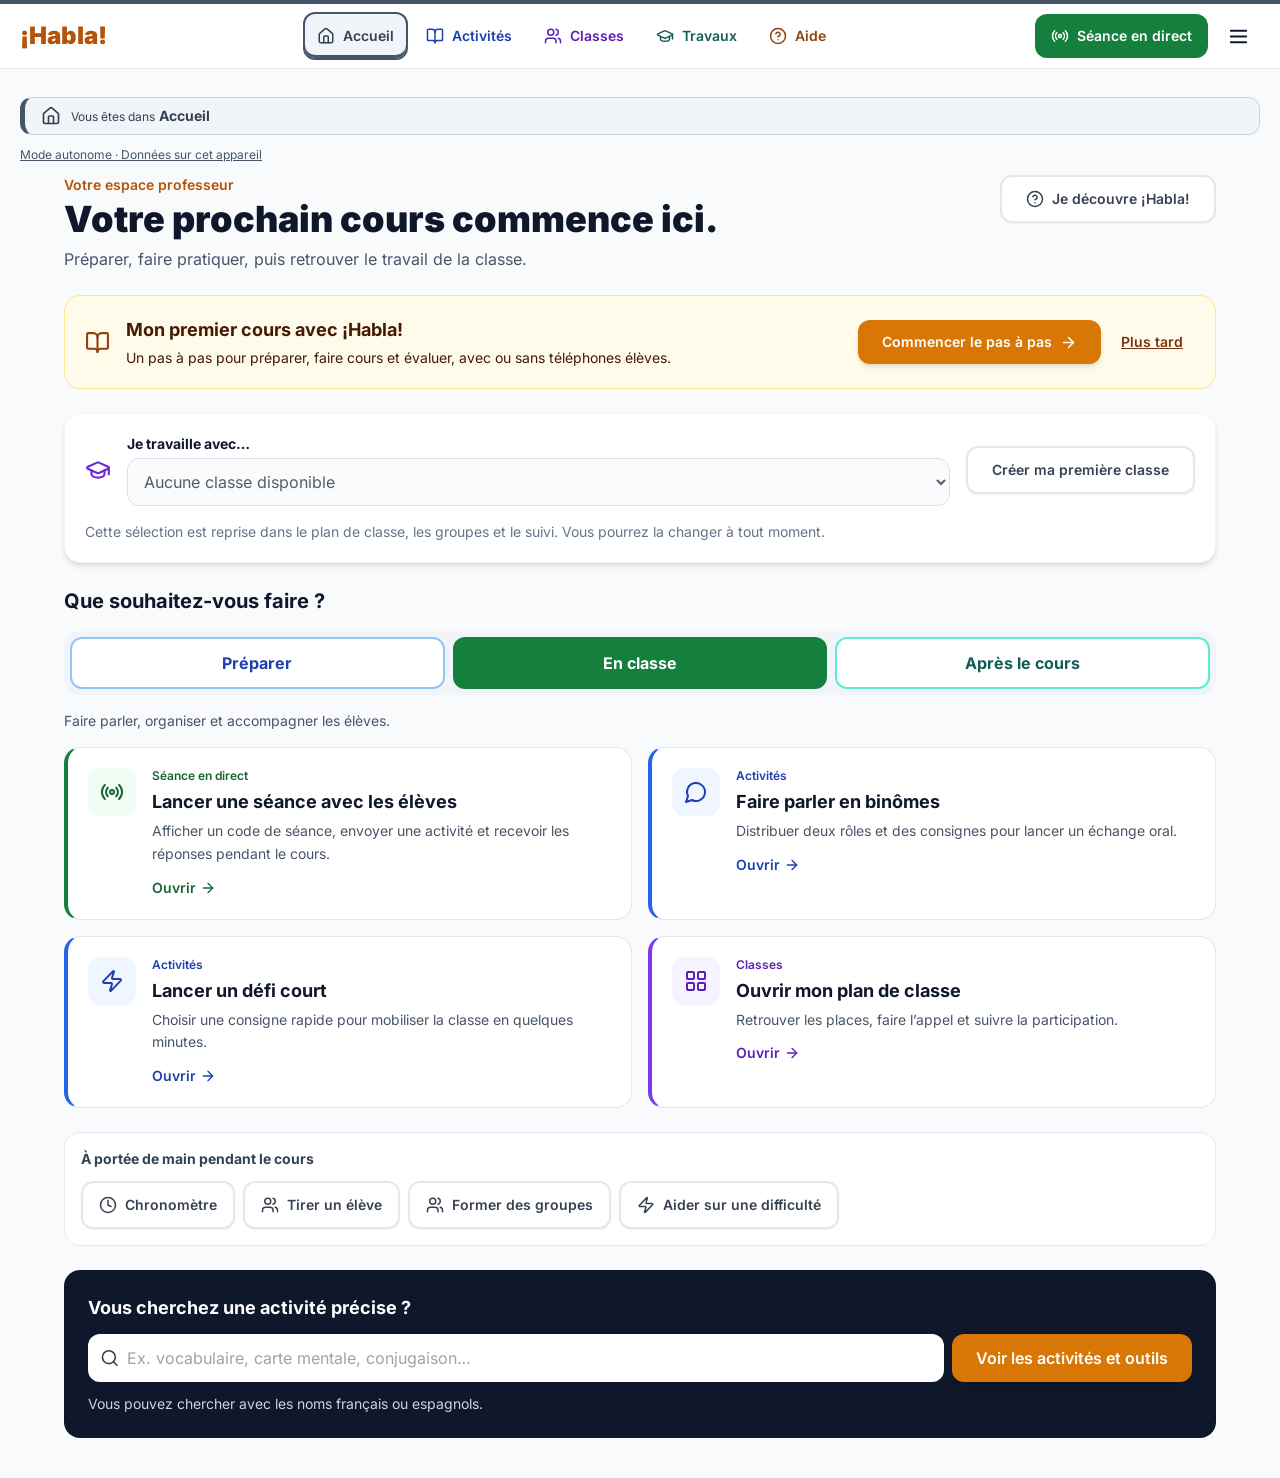
<file: index.html>
<!DOCTYPE html>
<html lang="fr">
  <head>
    <meta charset="UTF-8" />
    <link rel="icon" type="image/svg+xml" href="/favicon.svg" />
    <meta name="viewport" content="width=device-width, initial-scale=1.0" />
    <meta name="theme-color" content="#d97706" />
    <meta name="description" content="¡Habla! — Assistant numérique pour le professeur d'espagnol" />
    <title>¡Habla!</title>
    <script type="module" crossorigin src="./assets/index-D5M9yWLV.js"></script>
    <link rel="stylesheet" crossorigin href="./assets/index-B7X6JljZ.css">
  </head>
  <body class="bg-gray-50 text-gray-900 antialiased">
    <div id="root"></div>
  </body>
</html>
</file>
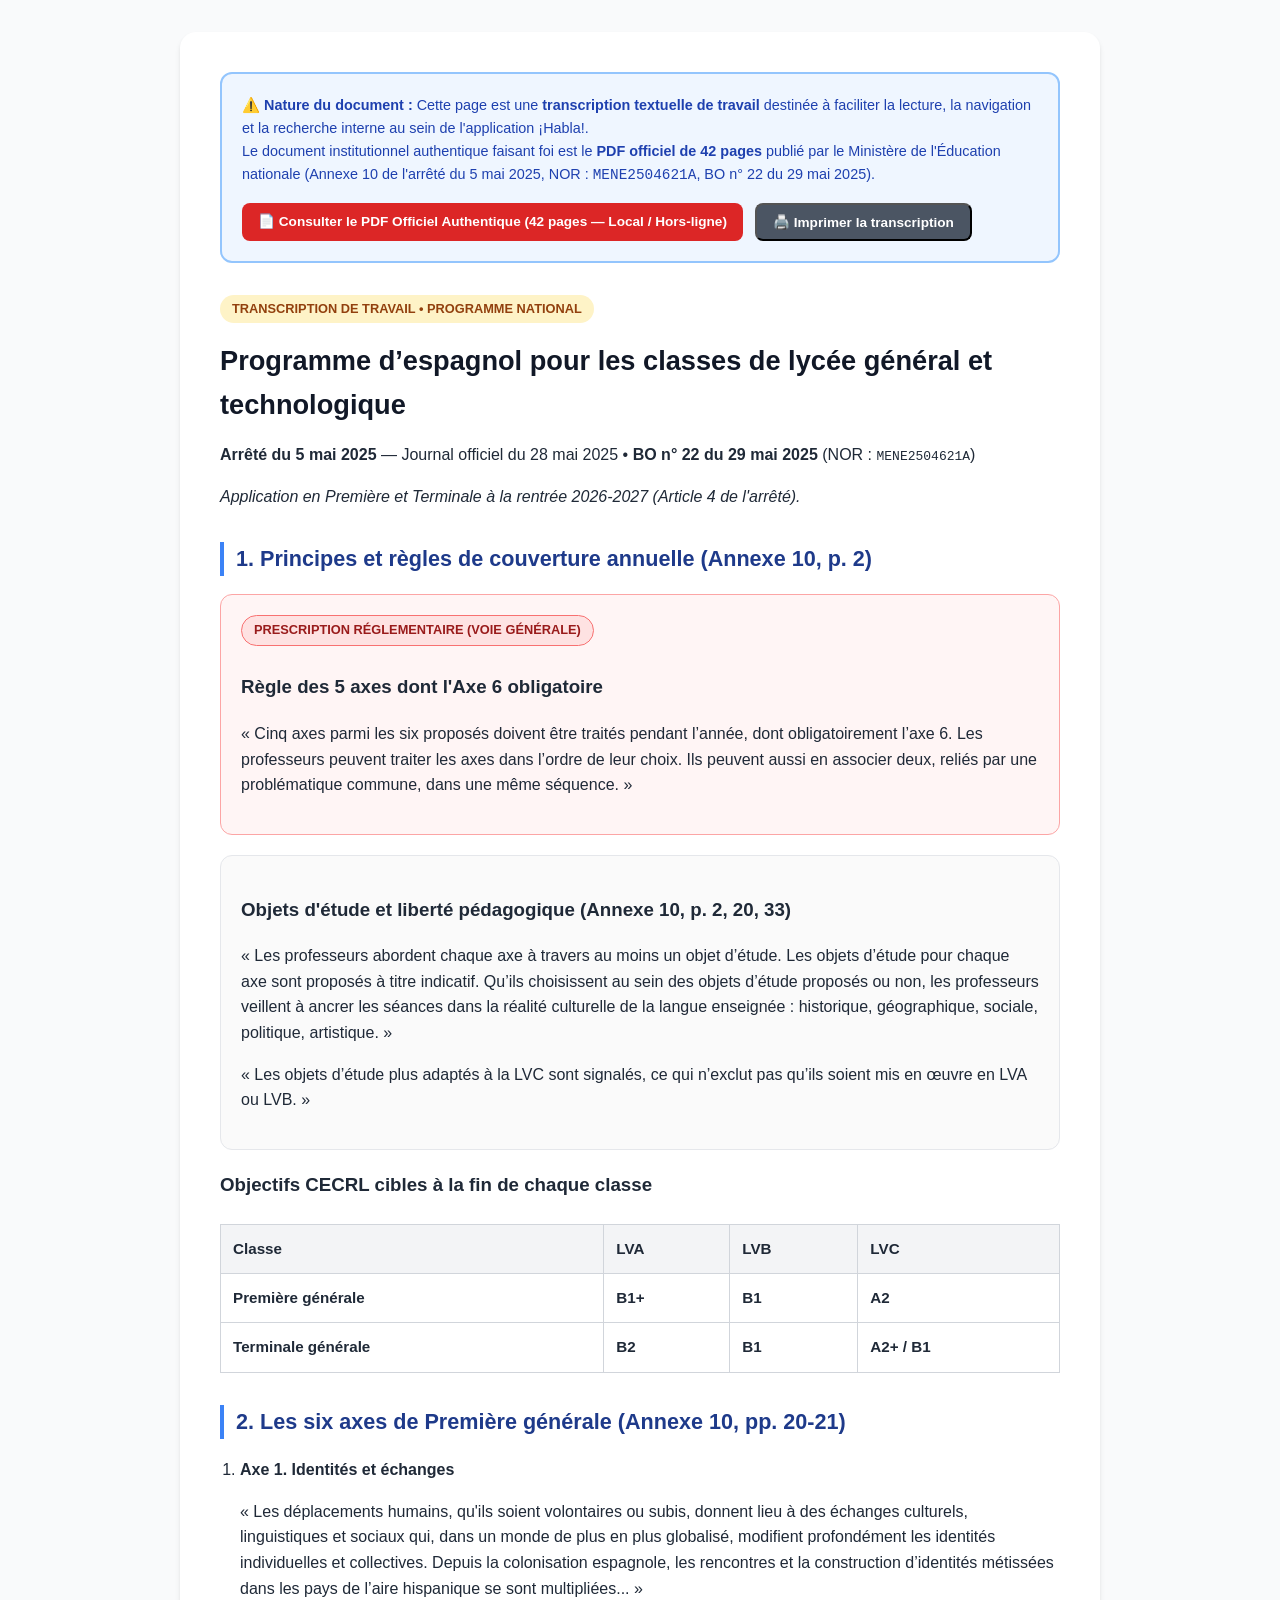
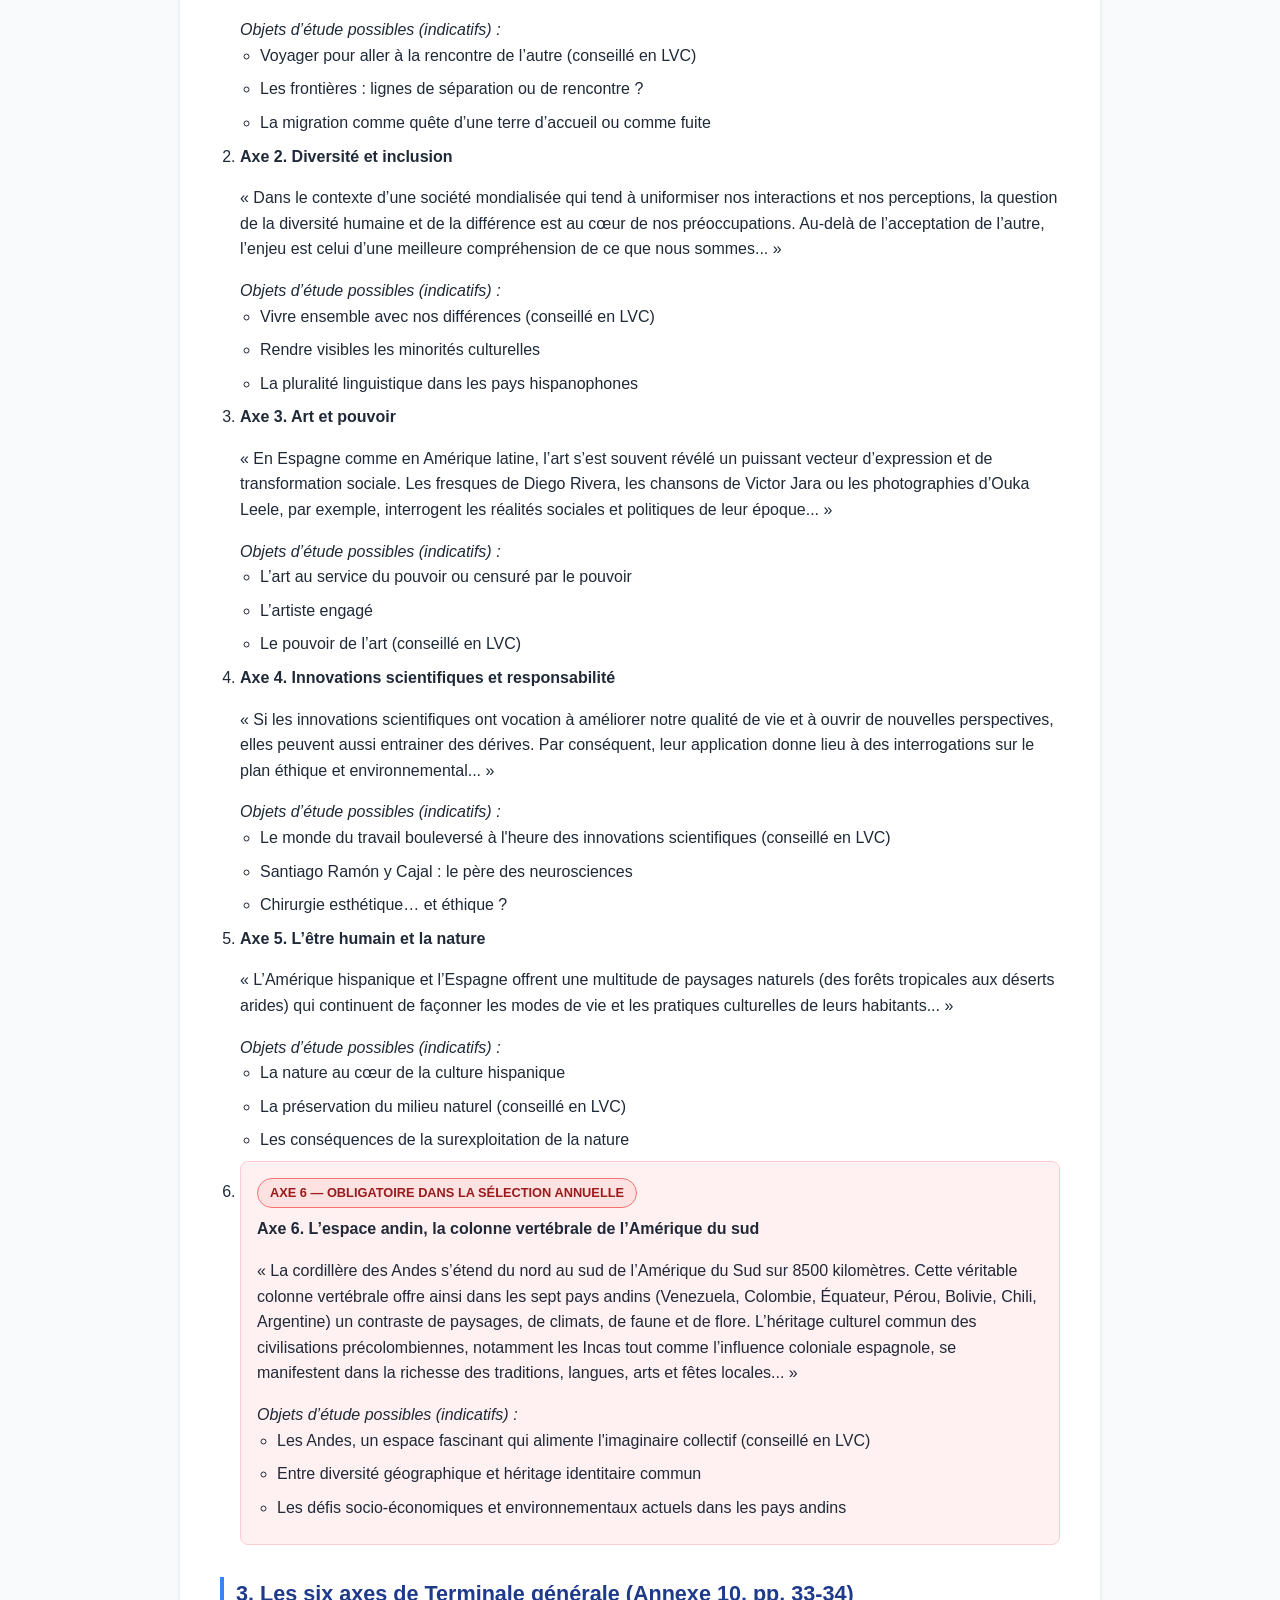
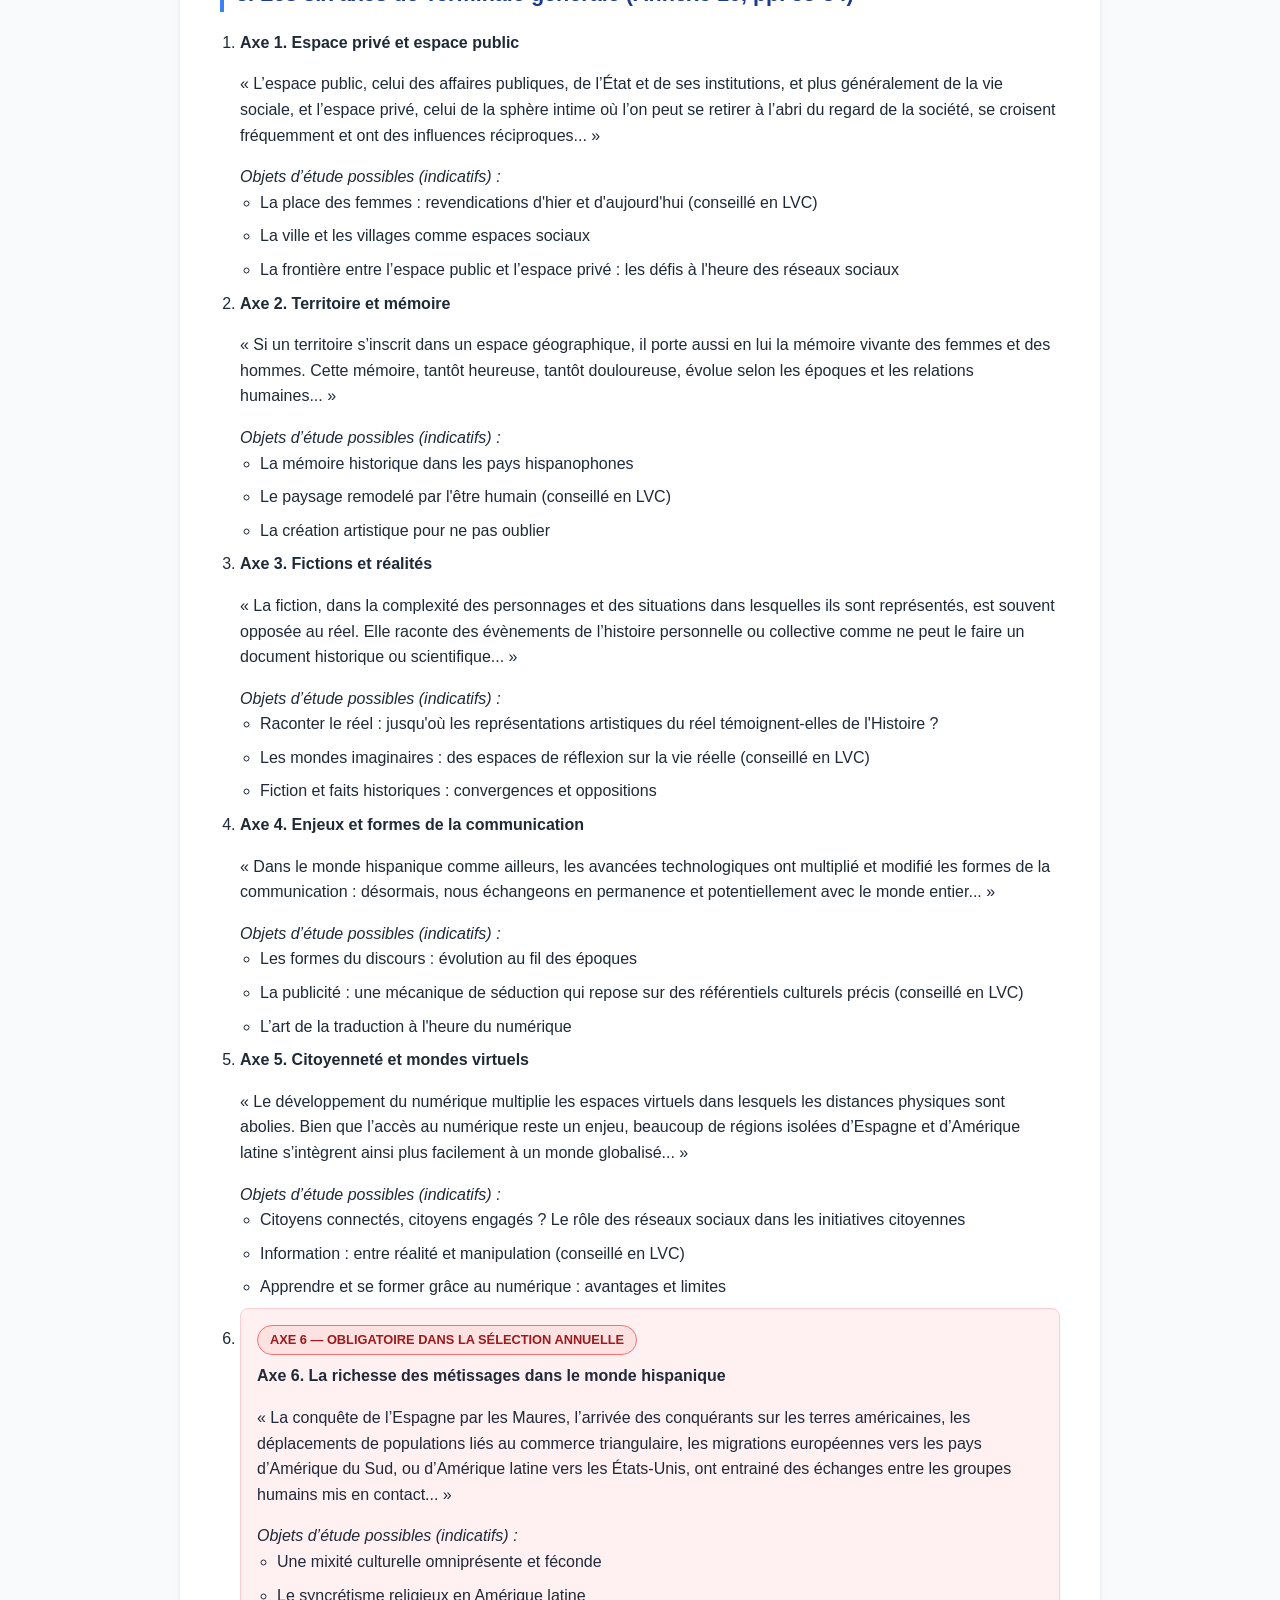
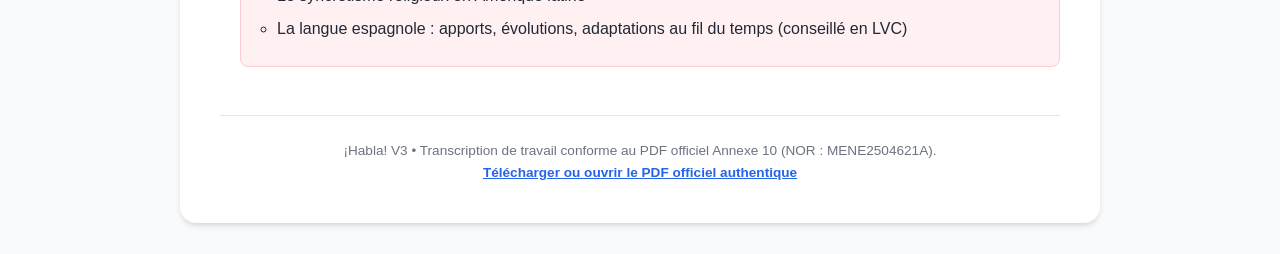
<file: docs/annexe-10-programme-officiel.html>
<!DOCTYPE html>
<html lang="fr">
<head>
  <meta charset="UTF-8">
  <meta name="viewport" content="width=device-width, initial-scale=1.0">
  <title>Transcription de travail — Annexe 10 du BO n° 22 du 29 mai 2025</title>
  <style>
    body {
      font-family: -apple-system, BlinkMacSystemFont, 'Segoe UI', Roboto, Helvetica, Arial, sans-serif;
      line-height: 1.6;
      color: #1f2937;
      max-width: 920px;
      margin: 0 auto;
      padding: 2rem 1.5rem;
      background: #f9fafb;
    }
    .container {
      background: #ffffff;
      padding: 2.5rem;
      border-radius: 1rem;
      box-shadow: 0 4px 6px -1px rgba(0, 0, 0, 0.1), 0 2px 4px -1px rgba(0, 0, 0, 0.06);
    }
    .disclaimer-banner {
      background: #eff6ff;
      border: 2px solid #93c5fd;
      border-radius: 0.75rem;
      padding: 1.25rem;
      margin-bottom: 2rem;
      font-size: 0.9rem;
      color: #1e40af;
    }
    .actions-bar {
      display: flex;
      gap: 0.75rem;
      flex-wrap: wrap;
      margin-top: 1rem;
    }
    .btn {
      display: inline-flex;
      align-items: center;
      gap: 0.5rem;
      padding: 0.5rem 1rem;
      border-radius: 0.5rem;
      font-weight: 700;
      font-size: 0.85rem;
      text-decoration: none;
      cursor: pointer;
    }
    .btn-pdf {
      background: #dc2626;
      color: #ffffff;
    }
    .btn-print {
      background: #4b5563;
      color: #ffffff;
    }
    .badge {
      display: inline-block;
      padding: 0.25rem 0.75rem;
      border-radius: 9999px;
      font-size: 0.8rem;
      font-weight: 700;
      text-transform: uppercase;
      background: #fef3c7;
      color: #92400e;
      margin-bottom: 0.5rem;
    }
    .badge-mandatory {
      background: #fee2e2;
      color: #991b1b;
      border: 1px solid #f87171;
    }
    h1 {
      font-size: 1.7rem;
      color: #111827;
      margin: 0.5rem 0;
    }
    h2 {
      font-size: 1.35rem;
      color: #1e3a8a;
      border-left: 4px solid #3b82f6;
      padding-left: 0.75rem;
      margin-top: 2rem;
    }
    .rule-card {
      border: 1px solid #e5e7eb;
      border-radius: 0.75rem;
      padding: 1.25rem;
      margin-bottom: 1.25rem;
      background: #fafafa;
    }
    .rule-card.mandatory {
      border-color: #fca5a5;
      background: #fff5f5;
    }
    ul, ol {
      padding-left: 1.25rem;
    }
    li {
      margin-bottom: 0.5rem;
    }
    table {
      width: 100%;
      border-collapse: collapse;
      margin: 1.5rem 0;
      font-size: 0.95rem;
    }
    th, td {
      border: 1px solid #d1d5db;
      padding: 0.75rem;
      text-align: left;
    }
    th {
      background: #f3f4f6;
      font-weight: 700;
    }
    footer {
      margin-top: 3rem;
      border-top: 1px solid #e5e7eb;
      padding-top: 1.5rem;
      font-size: 0.85rem;
      color: #6b7280;
      text-align: center;
    }
  </style>
</head>
<body>
  <div class="container">
    <!-- Avertissement officiel et accès PDF original -->
    <div class="disclaimer-banner">
      <strong>⚠️ Nature du document :</strong> Cette page est une <strong>transcription textuelle de travail</strong> destinée à faciliter la lecture, la navigation et la recherche interne au sein de l'application ¡Habla!.<br>
      Le document institutionnel authentique faisant foi est le <strong>PDF officiel de 42 pages</strong> publié par le Ministère de l'Éducation nationale (Annexe 10 de l'arrêté du 5 mai 2025, NOR : <code>MENE2504621A</code>, BO n° 22 du 29 mai 2025).
      
      <div class="actions-bar">
        <a href="/docs/annexe-10-programme-officiel.pdf" target="_blank" class="btn btn-pdf">
          📄 Consulter le PDF Officiel Authentique (42 pages — Local / Hors-ligne)
        </a>
        <button onclick="window.print()" class="btn btn-print">
          🖨️ Imprimer la transcription
        </button>
      </div>
    </div>

    <header>
      <span class="badge">Transcription de travail • Programme National</span>
      <h1>Programme d’espagnol pour les classes de lycée général et technologique</h1>
      <p><strong>Arrêté du 5 mai 2025</strong> — Journal officiel du 28 mai 2025 • <strong>BO n° 22 du 29 mai 2025</strong> (NOR : <code>MENE2504621A</code>)</p>
      <p><em>Application en Première et Terminale à la rentrée 2026-2027 (Article 4 de l'arrêté).</em></p>
    </header>

    <section>
      <h2>1. Principes et règles de couverture annuelle (Annexe 10, p. 2)</h2>
      <div class="rule-card mandatory">
        <span class="badge badge-mandatory">Prescription réglementaire (Voie générale)</span>
        <h3>Règle des 5 axes dont l'Axe 6 obligatoire</h3>
        <p>« Cinq axes parmi les six proposés doivent être traités pendant l’année, dont obligatoirement l’axe 6. Les professeurs peuvent traiter les axes dans l’ordre de leur choix. Ils peuvent aussi en associer deux, reliés par une problématique commune, dans une même séquence. »</p>
      </div>

      <div class="rule-card">
        <h3>Objets d'étude et liberté pédagogique (Annexe 10, p. 2, 20, 33)</h3>
        <p>« Les professeurs abordent chaque axe à travers au moins un objet d’étude. Les objets d’étude pour chaque axe sont proposés à titre indicatif. Qu’ils choisissent au sein des objets d’étude proposés ou non, les professeurs veillent à ancrer les séances dans la réalité culturelle de la langue enseignée : historique, géographique, sociale, politique, artistique. »</p>
        <p>« Les objets d’étude plus adaptés à la LVC sont signalés, ce qui n’exclut pas qu’ils soient mis en œuvre en LVA ou LVB. »</p>
      </div>

      <h3>Objectifs CECRL cibles à la fin de chaque classe</h3>
      <table>
        <thead>
          <tr>
            <th>Classe</th>
            <th>LVA</th>
            <th>LVB</th>
            <th>LVC</th>
          </tr>
        </thead>
        <tbody>
          <tr>
            <td><strong>Première générale</strong></td>
            <td><strong>B1+</strong></td>
            <td><strong>B1</strong></td>
            <td><strong>A2</strong></td>
          </tr>
          <tr>
            <td><strong>Terminale générale</strong></td>
            <td><strong>B2</strong></td>
            <td><strong>B1</strong></td>
            <td><strong>A2+ / B1</strong></td>
          </tr>
        </tbody>
      </table>
    </section>

    <section>
      <h2>2. Les six axes de Première générale (Annexe 10, pp. 20-21)</h2>
      <ol>
        <li>
          <strong>Axe 1. Identités et échanges</strong>
          <p>« Les déplacements humains, qu'ils soient volontaires ou subis, donnent lieu à des échanges culturels, linguistiques et sociaux qui, dans un monde de plus en plus globalisé, modifient profondément les identités individuelles et collectives. Depuis la colonisation espagnole, les rencontres et la construction d’identités métissées dans les pays de l’aire hispanique se sont multipliées... »</p>
          <em>Objets d’étude possibles (indicatifs) :</em>
          <ul>
            <li>Voyager pour aller à la rencontre de l’autre (conseillé en LVC)</li>
            <li>Les frontières : lignes de séparation ou de rencontre ?</li>
            <li>La migration comme quête d’une terre d’accueil ou comme fuite</li>
          </ul>
        </li>

        <li>
          <strong>Axe 2. Diversité et inclusion</strong>
          <p>« Dans le contexte d’une société mondialisée qui tend à uniformiser nos interactions et nos perceptions, la question de la diversité humaine et de la différence est au cœur de nos préoccupations. Au-delà de l’acceptation de l’autre, l’enjeu est celui d’une meilleure compréhension de ce que nous sommes... »</p>
          <em>Objets d’étude possibles (indicatifs) :</em>
          <ul>
            <li>Vivre ensemble avec nos différences (conseillé en LVC)</li>
            <li>Rendre visibles les minorités culturelles</li>
            <li>La pluralité linguistique dans les pays hispanophones</li>
          </ul>
        </li>

        <li>
          <strong>Axe 3. Art et pouvoir</strong>
          <p>« En Espagne comme en Amérique latine, l’art s’est souvent révélé un puissant vecteur d’expression et de transformation sociale. Les fresques de Diego Rivera, les chansons de Victor Jara ou les photographies d’Ouka Leele, par exemple, interrogent les réalités sociales et politiques de leur époque... »</p>
          <em>Objets d’étude possibles (indicatifs) :</em>
          <ul>
            <li>L’art au service du pouvoir ou censuré par le pouvoir</li>
            <li>L’artiste engagé</li>
            <li>Le pouvoir de l’art (conseillé en LVC)</li>
          </ul>
        </li>

        <li>
          <strong>Axe 4. Innovations scientifiques et responsabilité</strong>
          <p>« Si les innovations scientifiques ont vocation à améliorer notre qualité de vie et à ouvrir de nouvelles perspectives, elles peuvent aussi entrainer des dérives. Par conséquent, leur application donne lieu à des interrogations sur le plan éthique et environnemental... »</p>
          <em>Objets d’étude possibles (indicatifs) :</em>
          <ul>
            <li>Le monde du travail bouleversé à l'heure des innovations scientifiques (conseillé en LVC)</li>
            <li>Santiago Ramón y Cajal : le père des neurosciences</li>
            <li>Chirurgie esthétique… et éthique ?</li>
          </ul>
        </li>

        <li>
          <strong>Axe 5. L’être humain et la nature</strong>
          <p>« L’Amérique hispanique et l’Espagne offrent une multitude de paysages naturels (des forêts tropicales aux déserts arides) qui continuent de façonner les modes de vie et les pratiques culturelles de leurs habitants... »</p>
          <em>Objets d’étude possibles (indicatifs) :</em>
          <ul>
            <li>La nature au cœur de la culture hispanique</li>
            <li>La préservation du milieu naturel (conseillé en LVC)</li>
            <li>Les conséquences de la surexploitation de la nature</li>
          </ul>
        </li>

        <li style="background: #fff1f2; padding: 1rem; border-radius: 0.5rem; border: 1px solid #fecdd3;">
          <span class="badge badge-mandatory">Axe 6 — Obligatoire dans la sélection annuelle</span><br>
          <strong>Axe 6. L’espace andin, la colonne vertébrale de l’Amérique du sud</strong>
          <p>« La cordillère des Andes s’étend du nord au sud de l’Amérique du Sud sur 8500 kilomètres. Cette véritable colonne vertébrale offre ainsi dans les sept pays andins (Venezuela, Colombie, Équateur, Pérou, Bolivie, Chili, Argentine) un contraste de paysages, de climats, de faune et de flore. L’héritage culturel commun des civilisations précolombiennes, notamment les Incas tout comme l’influence coloniale espagnole, se manifestent dans la richesse des traditions, langues, arts et fêtes locales... »</p>
          <em>Objets d’étude possibles (indicatifs) :</em>
          <ul>
            <li>Les Andes, un espace fascinant qui alimente l'imaginaire collectif (conseillé en LVC)</li>
            <li>Entre diversité géographique et héritage identitaire commun</li>
            <li>Les défis socio-économiques et environnementaux actuels dans les pays andins</li>
          </ul>
        </li>
      </ol>
    </section>

    <section>
      <h2>3. Les six axes de Terminale générale (Annexe 10, pp. 33-34)</h2>
      <ol>
        <li>
          <strong>Axe 1. Espace privé et espace public</strong>
          <p>« L’espace public, celui des affaires publiques, de l’État et de ses institutions, et plus généralement de la vie sociale, et l’espace privé, celui de la sphère intime où l’on peut se retirer à l’abri du regard de la société, se croisent fréquemment et ont des influences réciproques... »</p>
          <em>Objets d’étude possibles (indicatifs) :</em>
          <ul>
            <li>La place des femmes : revendications d'hier et d'aujourd'hui (conseillé en LVC)</li>
            <li>La ville et les villages comme espaces sociaux</li>
            <li>La frontière entre l’espace public et l’espace privé : les défis à l'heure des réseaux sociaux</li>
          </ul>
        </li>

        <li>
          <strong>Axe 2. Territoire et mémoire</strong>
          <p>« Si un territoire s’inscrit dans un espace géographique, il porte aussi en lui la mémoire vivante des femmes et des hommes. Cette mémoire, tantôt heureuse, tantôt douloureuse, évolue selon les époques et les relations humaines... »</p>
          <em>Objets d’étude possibles (indicatifs) :</em>
          <ul>
            <li>La mémoire historique dans les pays hispanophones</li>
            <li>Le paysage remodelé par l'être humain (conseillé en LVC)</li>
            <li>La création artistique pour ne pas oublier</li>
          </ul>
        </li>

        <li>
          <strong>Axe 3. Fictions et réalités</strong>
          <p>« La fiction, dans la complexité des personnages et des situations dans lesquelles ils sont représentés, est souvent opposée au réel. Elle raconte des évènements de l’histoire personnelle ou collective comme ne peut le faire un document historique ou scientifique... »</p>
          <em>Objets d’étude possibles (indicatifs) :</em>
          <ul>
            <li>Raconter le réel : jusqu'où les représentations artistiques du réel témoignent-elles de l'Histoire ?</li>
            <li>Les mondes imaginaires : des espaces de réflexion sur la vie réelle (conseillé en LVC)</li>
            <li>Fiction et faits historiques : convergences et oppositions</li>
          </ul>
        </li>

        <li>
          <strong>Axe 4. Enjeux et formes de la communication</strong>
          <p>« Dans le monde hispanique comme ailleurs, les avancées technologiques ont multiplié et modifié les formes de la communication : désormais, nous échangeons en permanence et potentiellement avec le monde entier... »</p>
          <em>Objets d’étude possibles (indicatifs) :</em>
          <ul>
            <li>Les formes du discours : évolution au fil des époques</li>
            <li>La publicité : une mécanique de séduction qui repose sur des référentiels culturels précis (conseillé en LVC)</li>
            <li>L’art de la traduction à l'heure du numérique</li>
          </ul>
        </li>

        <li>
          <strong>Axe 5. Citoyenneté et mondes virtuels</strong>
          <p>« Le développement du numérique multiplie les espaces virtuels dans lesquels les distances physiques sont abolies. Bien que l’accès au numérique reste un enjeu, beaucoup de régions isolées d’Espagne et d’Amérique latine s’intègrent ainsi plus facilement à un monde globalisé... »</p>
          <em>Objets d’étude possibles (indicatifs) :</em>
          <ul>
            <li>Citoyens connectés, citoyens engagés ? Le rôle des réseaux sociaux dans les initiatives citoyennes</li>
            <li>Information : entre réalité et manipulation (conseillé en LVC)</li>
            <li>Apprendre et se former grâce au numérique : avantages et limites</li>
          </ul>
        </li>

        <li style="background: #fff1f2; padding: 1rem; border-radius: 0.5rem; border: 1px solid #fecdd3;">
          <span class="badge badge-mandatory">Axe 6 — Obligatoire dans la sélection annuelle</span><br>
          <strong>Axe 6. La richesse des métissages dans le monde hispanique</strong>
          <p>« La conquête de l’Espagne par les Maures, l’arrivée des conquérants sur les terres américaines, les déplacements de populations liés au commerce triangulaire, les migrations européennes vers les pays d’Amérique du Sud, ou d’Amérique latine vers les États-Unis, ont entrainé des échanges entre les groupes humains mis en contact... »</p>
          <em>Objets d’étude possibles (indicatifs) :</em>
          <ul>
            <li>Une mixité culturelle omniprésente et féconde</li>
            <li>Le syncrétisme religieux en Amérique latine</li>
            <li>La langue espagnole : apports, évolutions, adaptations au fil du temps (conseillé en LVC)</li>
          </ul>
        </li>
      </ol>
    </section>

    <footer>
      ¡Habla! V3 • Transcription de travail conforme au PDF officiel Annexe 10 (NOR : MENE2504621A).<br>
      <a href="/docs/annexe-10-programme-officiel.pdf" style="color: #2563eb; font-weight: bold;">Télécharger ou ouvrir le PDF officiel authentique</a>
    </footer>
  </div>
</body>
</html>
</file>
<file: assets/index-B7X6JljZ.css>
@font-face{font-family:Inter;font-style:normal;font-display:swap;font-weight:100 900;src:url(../fonts/inter-latin-ext-wght-normal.woff2) format("woff2-variations"),url(../fonts/inter-latin-ext-wght-normal.woff2) format("woff2");unicode-range:U+0100-02AF,U+0304,U+0308,U+0329,U+1E00-1E9F,U+1EF2-1EFF,U+2020,U+20A0-20AB,U+20AD-20C0,U+2113,U+2C60-2C7F,U+A720-A7FF}@font-face{font-family:Inter;font-style:normal;font-display:swap;font-weight:100 900;src:url(../fonts/inter-latin-wght-normal.woff2) format("woff2-variations"),url(../fonts/inter-latin-wght-normal.woff2) format("woff2");unicode-range:U+0000-00FF,U+0131,U+0152-0153,U+02BB-02BC,U+02C6,U+02DA,U+02DC,U+0304,U+0308,U+0329,U+2000-206F,U+2074,U+20AC,U+2122,U+2191,U+2193,U+2212,U+2215,U+FEFF,U+FFFD}*,:before,:after{--tw-border-spacing-x: 0;--tw-border-spacing-y: 0;--tw-translate-x: 0;--tw-translate-y: 0;--tw-rotate: 0;--tw-skew-x: 0;--tw-skew-y: 0;--tw-scale-x: 1;--tw-scale-y: 1;--tw-pan-x: ;--tw-pan-y: ;--tw-pinch-zoom: ;--tw-scroll-snap-strictness: proximity;--tw-gradient-from-position: ;--tw-gradient-via-position: ;--tw-gradient-to-position: ;--tw-ordinal: ;--tw-slashed-zero: ;--tw-numeric-figure: ;--tw-numeric-spacing: ;--tw-numeric-fraction: ;--tw-ring-inset: ;--tw-ring-offset-width: 0px;--tw-ring-offset-color: #fff;--tw-ring-color: rgb(59 130 246 / .5);--tw-ring-offset-shadow: 0 0 #0000;--tw-ring-shadow: 0 0 #0000;--tw-shadow: 0 0 #0000;--tw-shadow-colored: 0 0 #0000;--tw-blur: ;--tw-brightness: ;--tw-contrast: ;--tw-grayscale: ;--tw-hue-rotate: ;--tw-invert: ;--tw-saturate: ;--tw-sepia: ;--tw-drop-shadow: ;--tw-backdrop-blur: ;--tw-backdrop-brightness: ;--tw-backdrop-contrast: ;--tw-backdrop-grayscale: ;--tw-backdrop-hue-rotate: ;--tw-backdrop-invert: ;--tw-backdrop-opacity: ;--tw-backdrop-saturate: ;--tw-backdrop-sepia: ;--tw-contain-size: ;--tw-contain-layout: ;--tw-contain-paint: ;--tw-contain-style: }::backdrop{--tw-border-spacing-x: 0;--tw-border-spacing-y: 0;--tw-translate-x: 0;--tw-translate-y: 0;--tw-rotate: 0;--tw-skew-x: 0;--tw-skew-y: 0;--tw-scale-x: 1;--tw-scale-y: 1;--tw-pan-x: ;--tw-pan-y: ;--tw-pinch-zoom: ;--tw-scroll-snap-strictness: proximity;--tw-gradient-from-position: ;--tw-gradient-via-position: ;--tw-gradient-to-position: ;--tw-ordinal: ;--tw-slashed-zero: ;--tw-numeric-figure: ;--tw-numeric-spacing: ;--tw-numeric-fraction: ;--tw-ring-inset: ;--tw-ring-offset-width: 0px;--tw-ring-offset-color: #fff;--tw-ring-color: rgb(59 130 246 / .5);--tw-ring-offset-shadow: 0 0 #0000;--tw-ring-shadow: 0 0 #0000;--tw-shadow: 0 0 #0000;--tw-shadow-colored: 0 0 #0000;--tw-blur: ;--tw-brightness: ;--tw-contrast: ;--tw-grayscale: ;--tw-hue-rotate: ;--tw-invert: ;--tw-saturate: ;--tw-sepia: ;--tw-drop-shadow: ;--tw-backdrop-blur: ;--tw-backdrop-brightness: ;--tw-backdrop-contrast: ;--tw-backdrop-grayscale: ;--tw-backdrop-hue-rotate: ;--tw-backdrop-invert: ;--tw-backdrop-opacity: ;--tw-backdrop-saturate: ;--tw-backdrop-sepia: ;--tw-contain-size: ;--tw-contain-layout: ;--tw-contain-paint: ;--tw-contain-style: }*,:before,:after{box-sizing:border-box;border-width:0;border-style:solid;border-color:#e5e7eb}:before,:after{--tw-content: ""}html,:host{line-height:1.5;-webkit-text-size-adjust:100%;-moz-tab-size:4;-o-tab-size:4;tab-size:4;font-family:Inter,system-ui,sans-serif;font-feature-settings:normal;font-variation-settings:normal;-webkit-tap-highlight-color:transparent}body{margin:0;line-height:inherit}hr{height:0;color:inherit;border-top-width:1px}abbr:where([title]){-webkit-text-decoration:underline dotted;text-decoration:underline dotted}h1,h2,h3,h4,h5,h6{font-size:inherit;font-weight:inherit}a{color:inherit;text-decoration:inherit}b,strong{font-weight:bolder}code,kbd,samp,pre{font-family:ui-monospace,SFMono-Regular,Menlo,Monaco,Consolas,Liberation Mono,Courier New,monospace;font-feature-settings:normal;font-variation-settings:normal;font-size:1em}small{font-size:80%}sub,sup{font-size:75%;line-height:0;position:relative;vertical-align:baseline}sub{bottom:-.25em}sup{top:-.5em}table{text-indent:0;border-color:inherit;border-collapse:collapse}button,input,optgroup,select,textarea{font-family:inherit;font-feature-settings:inherit;font-variation-settings:inherit;font-size:100%;font-weight:inherit;line-height:inherit;letter-spacing:inherit;color:inherit;margin:0;padding:0}button,select{text-transform:none}button,input:where([type=button]),input:where([type=reset]),input:where([type=submit]){-webkit-appearance:button;background-color:transparent;background-image:none}:-moz-focusring{outline:auto}:-moz-ui-invalid{box-shadow:none}progress{vertical-align:baseline}::-webkit-inner-spin-button,::-webkit-outer-spin-button{height:auto}[type=search]{-webkit-appearance:textfield;outline-offset:-2px}::-webkit-search-decoration{-webkit-appearance:none}::-webkit-file-upload-button{-webkit-appearance:button;font:inherit}summary{display:list-item}blockquote,dl,dd,h1,h2,h3,h4,h5,h6,hr,figure,p,pre{margin:0}fieldset{margin:0;padding:0}legend{padding:0}ol,ul,menu{list-style:none;margin:0;padding:0}dialog{padding:0}textarea{resize:vertical}input::-moz-placeholder,textarea::-moz-placeholder{opacity:1;color:#9ca3af}input::placeholder,textarea::placeholder{opacity:1;color:#9ca3af}button,[role=button]{cursor:pointer}:disabled{cursor:default}img,svg,video,canvas,audio,iframe,embed,object{display:block;vertical-align:middle}img,video{max-width:100%;height:auto}[hidden]:where(:not([hidden=until-found])){display:none}body{font-family:Inter,system-ui,sans-serif}:focus-visible{outline:3px solid #b45309;outline-offset:3px}summary{touch-action:manipulation}button,a,input,select,textarea{touch-action:manipulation}.btn-primary{border-radius:.75rem;--tw-bg-opacity: 1;background-color:rgb(217 119 6 / var(--tw-bg-opacity, 1));padding:.75rem 1.5rem;font-weight:600;--tw-text-opacity: 1;color:rgb(255 255 255 / var(--tw-text-opacity, 1));--tw-shadow: 0 4px 6px -1px rgb(0 0 0 / .1), 0 2px 4px -2px rgb(0 0 0 / .1);--tw-shadow-colored: 0 4px 6px -1px var(--tw-shadow-color), 0 2px 4px -2px var(--tw-shadow-color);box-shadow:var(--tw-ring-offset-shadow, 0 0 #0000),var(--tw-ring-shadow, 0 0 #0000),var(--tw-shadow);transition-property:all;transition-timing-function:cubic-bezier(.4,0,.2,1);transition-duration:.2s}.btn-primary:hover{--tw-bg-opacity: 1;background-color:rgb(180 83 9 / var(--tw-bg-opacity, 1));--tw-shadow: 0 10px 15px -3px rgb(0 0 0 / .1), 0 4px 6px -4px rgb(0 0 0 / .1);--tw-shadow-colored: 0 10px 15px -3px var(--tw-shadow-color), 0 4px 6px -4px var(--tw-shadow-color);box-shadow:var(--tw-ring-offset-shadow, 0 0 #0000),var(--tw-ring-shadow, 0 0 #0000),var(--tw-shadow)}.btn-primary:active{--tw-scale-x: .95;--tw-scale-y: .95;transform:translate(var(--tw-translate-x),var(--tw-translate-y)) rotate(var(--tw-rotate)) skew(var(--tw-skew-x)) skewY(var(--tw-skew-y)) scaleX(var(--tw-scale-x)) scaleY(var(--tw-scale-y))}.btn-secondary{border-radius:.75rem;border-width:2px;--tw-border-opacity: 1;border-color:rgb(229 231 235 / var(--tw-border-opacity, 1));--tw-bg-opacity: 1;background-color:rgb(255 255 255 / var(--tw-bg-opacity, 1));padding:.75rem 1.5rem;font-weight:600;--tw-text-opacity: 1;color:rgb(55 65 81 / var(--tw-text-opacity, 1));--tw-shadow: 0 1px 2px 0 rgb(0 0 0 / .05);--tw-shadow-colored: 0 1px 2px 0 var(--tw-shadow-color);box-shadow:var(--tw-ring-offset-shadow, 0 0 #0000),var(--tw-ring-shadow, 0 0 #0000),var(--tw-shadow);transition-property:all;transition-timing-function:cubic-bezier(.4,0,.2,1);transition-duration:.2s}.btn-secondary:hover{--tw-border-opacity: 1;border-color:rgb(252 211 77 / var(--tw-border-opacity, 1));--tw-bg-opacity: 1;background-color:rgb(249 250 251 / var(--tw-bg-opacity, 1));--tw-shadow: 0 4px 6px -1px rgb(0 0 0 / .1), 0 2px 4px -2px rgb(0 0 0 / .1);--tw-shadow-colored: 0 4px 6px -1px var(--tw-shadow-color), 0 2px 4px -2px var(--tw-shadow-color);box-shadow:var(--tw-ring-offset-shadow, 0 0 #0000),var(--tw-ring-shadow, 0 0 #0000),var(--tw-shadow)}.btn-secondary:active{--tw-scale-x: .95;--tw-scale-y: .95;transform:translate(var(--tw-translate-x),var(--tw-translate-y)) rotate(var(--tw-rotate)) skew(var(--tw-skew-x)) skewY(var(--tw-skew-y)) scaleX(var(--tw-scale-x)) scaleY(var(--tw-scale-y))}.btn-danger{border-radius:.75rem;--tw-bg-opacity: 1;background-color:rgb(220 38 38 / var(--tw-bg-opacity, 1));padding:.75rem 1.5rem;font-weight:600;--tw-text-opacity: 1;color:rgb(255 255 255 / var(--tw-text-opacity, 1));--tw-shadow: 0 4px 6px -1px rgb(0 0 0 / .1), 0 2px 4px -2px rgb(0 0 0 / .1);--tw-shadow-colored: 0 4px 6px -1px var(--tw-shadow-color), 0 2px 4px -2px var(--tw-shadow-color);box-shadow:var(--tw-ring-offset-shadow, 0 0 #0000),var(--tw-ring-shadow, 0 0 #0000),var(--tw-shadow);transition-property:all;transition-timing-function:cubic-bezier(.4,0,.2,1);transition-duration:.2s}.btn-danger:hover{--tw-bg-opacity: 1;background-color:rgb(185 28 28 / var(--tw-bg-opacity, 1));--tw-shadow: 0 10px 15px -3px rgb(0 0 0 / .1), 0 4px 6px -4px rgb(0 0 0 / .1);--tw-shadow-colored: 0 10px 15px -3px var(--tw-shadow-color), 0 4px 6px -4px var(--tw-shadow-color);box-shadow:var(--tw-ring-offset-shadow, 0 0 #0000),var(--tw-ring-shadow, 0 0 #0000),var(--tw-shadow)}.btn-danger:active{--tw-scale-x: .95;--tw-scale-y: .95;transform:translate(var(--tw-translate-x),var(--tw-translate-y)) rotate(var(--tw-rotate)) skew(var(--tw-skew-x)) skewY(var(--tw-skew-y)) scaleX(var(--tw-scale-x)) scaleY(var(--tw-scale-y))}.card{border-radius:1rem;border-width:1px;--tw-border-opacity: 1;border-color:rgb(243 244 246 / var(--tw-border-opacity, 1));--tw-bg-opacity: 1;background-color:rgb(255 255 255 / var(--tw-bg-opacity, 1));padding:1.5rem;--tw-shadow: 0 4px 6px -1px rgb(0 0 0 / .1), 0 2px 4px -2px rgb(0 0 0 / .1);--tw-shadow-colored: 0 4px 6px -1px var(--tw-shadow-color), 0 2px 4px -2px var(--tw-shadow-color);box-shadow:var(--tw-ring-offset-shadow, 0 0 #0000),var(--tw-ring-shadow, 0 0 #0000),var(--tw-shadow)}.sr-only{position:absolute;width:1px;height:1px;padding:0;margin:-1px;overflow:hidden;clip:rect(0,0,0,0);white-space:nowrap;border-width:0}.pointer-events-none{pointer-events:none}.visible{visibility:visible}.invisible{visibility:hidden}.static{position:static}.fixed{position:fixed}.absolute{position:absolute}.relative{position:relative}.sticky{position:sticky}.inset-0{top:0;right:0;bottom:0;left:0}.inset-x-0{left:0;right:0}.inset-y-0{top:0;bottom:0}.bottom-0{bottom:0}.bottom-24{bottom:6rem}.bottom-4{bottom:1rem}.left-0{left:0}.left-3\.5{left:.875rem}.left-4{left:1rem}.right-0{right:0}.top-0{top:0}.top-1\/2{top:50%}.top-20{top:5rem}.top-4{top:1rem}.z-10{z-index:10}.z-30{z-index:30}.z-40{z-index:40}.z-50{z-index:50}.z-\[100\]{z-index:100}.mx-auto{margin-left:auto;margin-right:auto}.my-2{margin-top:.5rem;margin-bottom:.5rem}.my-3{margin-top:.75rem;margin-bottom:.75rem}.my-4{margin-top:1rem;margin-bottom:1rem}.-mb-px{margin-bottom:-1px}.mb-1{margin-bottom:.25rem}.mb-1\.5{margin-bottom:.375rem}.mb-2{margin-bottom:.5rem}.mb-3{margin-bottom:.75rem}.mb-4{margin-bottom:1rem}.mb-5{margin-bottom:1.25rem}.mb-6{margin-bottom:1.5rem}.mb-8{margin-bottom:2rem}.ml-2{margin-left:.5rem}.ml-3{margin-left:.75rem}.ml-5{margin-left:1.25rem}.ml-auto{margin-left:auto}.mr-1\.5{margin-right:.375rem}.mr-2{margin-right:.5rem}.mt-0\.5{margin-top:.125rem}.mt-1{margin-top:.25rem}.mt-2{margin-top:.5rem}.mt-3{margin-top:.75rem}.mt-4{margin-top:1rem}.mt-5{margin-top:1.25rem}.mt-8{margin-top:2rem}.box-border{box-sizing:border-box}.line-clamp-2{overflow:hidden;display:-webkit-box;-webkit-box-orient:vertical;-webkit-line-clamp:2}.line-clamp-3{overflow:hidden;display:-webkit-box;-webkit-box-orient:vertical;-webkit-line-clamp:3}.block{display:block}.inline-block{display:inline-block}.flex{display:flex}.inline-flex{display:inline-flex}.table{display:table}.grid{display:grid}.hidden{display:none}.aspect-video{aspect-ratio:16 / 9}.h-10{height:2.5rem}.h-11{height:2.75rem}.h-12{height:3rem}.h-14{height:3.5rem}.h-16{height:4rem}.h-2{height:.5rem}.h-2\.5{height:.625rem}.h-20{height:5rem}.h-3{height:.75rem}.h-3\.5{height:.875rem}.h-4{height:1rem}.h-5{height:1.25rem}.h-6{height:1.5rem}.h-7{height:1.75rem}.h-8{height:2rem}.h-\[62px\]{height:62px}.h-\[700px\]{height:700px}.h-auto{height:auto}.h-full{height:100%}.max-h-48{max-height:12rem}.max-h-56{max-height:14rem}.max-h-64{max-height:16rem}.max-h-80{max-height:20rem}.max-h-96{max-height:24rem}.max-h-\[90vh\]{max-height:90vh}.max-h-full{max-height:100%}.min-h-11{min-height:2.75rem}.min-h-12{min-height:3rem}.min-h-14{min-height:3.5rem}.min-h-16{min-height:4rem}.min-h-20{min-height:5rem}.min-h-24{min-height:6rem}.min-h-36{min-height:9rem}.min-h-9{min-height:2.25rem}.min-h-\[140px\]{min-height:140px}.min-h-screen{min-height:100vh}.w-10{width:2.5rem}.w-11{width:2.75rem}.w-12{width:3rem}.w-14{width:3.5rem}.w-16{width:4rem}.w-2{width:.5rem}.w-2\.5{width:.625rem}.w-20{width:5rem}.w-3{width:.75rem}.w-3\.5{width:.875rem}.w-32{width:8rem}.w-4{width:1rem}.w-5{width:1.25rem}.w-6{width:1.5rem}.w-7{width:1.75rem}.w-8{width:2rem}.w-\[min\(90vw\,380px\)\]{width:min(90vw,380px)}.w-full{width:100%}.min-w-0{min-width:0px}.min-w-11{min-width:2.75rem}.min-w-\[180px\]{min-width:180px}.min-w-\[200px\]{min-width:200px}.min-w-\[700px\]{min-width:700px}.max-w-2xl{max-width:42rem}.max-w-3xl{max-width:48rem}.max-w-40{max-width:10rem}.max-w-4xl{max-width:56rem}.max-w-5xl{max-width:64rem}.max-w-6xl{max-width:72rem}.max-w-7xl{max-width:80rem}.max-w-\[200px\]{max-width:200px}.max-w-\[240px\]{max-width:240px}.max-w-full{max-width:100%}.max-w-lg{max-width:32rem}.max-w-md{max-width:28rem}.max-w-sm{max-width:24rem}.max-w-xl{max-width:36rem}.max-w-xs{max-width:20rem}.flex-1{flex:1 1 0%}.shrink-0{flex-shrink:0}.basis-full{flex-basis:100%}.-translate-y-1\/2{--tw-translate-y: -50%;transform:translate(var(--tw-translate-x),var(--tw-translate-y)) rotate(var(--tw-rotate)) skew(var(--tw-skew-x)) skewY(var(--tw-skew-y)) scaleX(var(--tw-scale-x)) scaleY(var(--tw-scale-y))}.scale-105{--tw-scale-x: 1.05;--tw-scale-y: 1.05;transform:translate(var(--tw-translate-x),var(--tw-translate-y)) rotate(var(--tw-rotate)) skew(var(--tw-skew-x)) skewY(var(--tw-skew-y)) scaleX(var(--tw-scale-x)) scaleY(var(--tw-scale-y))}.scale-110{--tw-scale-x: 1.1;--tw-scale-y: 1.1;transform:translate(var(--tw-translate-x),var(--tw-translate-y)) rotate(var(--tw-rotate)) skew(var(--tw-skew-x)) skewY(var(--tw-skew-y)) scaleX(var(--tw-scale-x)) scaleY(var(--tw-scale-y))}.scale-95{--tw-scale-x: .95;--tw-scale-y: .95;transform:translate(var(--tw-translate-x),var(--tw-translate-y)) rotate(var(--tw-rotate)) skew(var(--tw-skew-x)) skewY(var(--tw-skew-y)) scaleX(var(--tw-scale-x)) scaleY(var(--tw-scale-y))}.transform{transform:translate(var(--tw-translate-x),var(--tw-translate-y)) rotate(var(--tw-rotate)) skew(var(--tw-skew-x)) skewY(var(--tw-skew-y)) scaleX(var(--tw-scale-x)) scaleY(var(--tw-scale-y))}@keyframes bounce{0%,to{transform:translateY(-25%);animation-timing-function:cubic-bezier(.8,0,1,1)}50%{transform:none;animation-timing-function:cubic-bezier(0,0,.2,1)}}.animate-bounce{animation:bounce 1s infinite}@keyframes pulse{50%{opacity:.5}}.animate-pulse{animation:pulse 2s cubic-bezier(.4,0,.6,1) infinite}.cursor-grab{cursor:grab}.cursor-pointer{cursor:pointer}.touch-none{touch-action:none}.select-none{-webkit-user-select:none;-moz-user-select:none;user-select:none}.resize{resize:both}.scroll-mt-20{scroll-margin-top:5rem}.scroll-mt-24{scroll-margin-top:6rem}.list-inside{list-style-position:inside}.list-decimal{list-style-type:decimal}.list-disc{list-style-type:disc}.grid-cols-1{grid-template-columns:repeat(1,minmax(0,1fr))}.grid-cols-2{grid-template-columns:repeat(2,minmax(0,1fr))}.grid-cols-3{grid-template-columns:repeat(3,minmax(0,1fr))}.grid-cols-5{grid-template-columns:repeat(5,minmax(0,1fr))}.grid-rows-3{grid-template-rows:repeat(3,minmax(0,1fr))}.flex-col{flex-direction:column}.flex-wrap{flex-wrap:wrap}.items-start{align-items:flex-start}.items-end{align-items:flex-end}.items-center{align-items:center}.items-baseline{align-items:baseline}.items-stretch{align-items:stretch}.justify-end{justify-content:flex-end}.justify-center{justify-content:center}.justify-between{justify-content:space-between}.gap-1{gap:.25rem}.gap-1\.5{gap:.375rem}.gap-2{gap:.5rem}.gap-2\.5{gap:.625rem}.gap-3{gap:.75rem}.gap-4{gap:1rem}.gap-5{gap:1.25rem}.gap-6{gap:1.5rem}.gap-x-2{-moz-column-gap:.5rem;column-gap:.5rem}.gap-x-4{-moz-column-gap:1rem;column-gap:1rem}.gap-y-1{row-gap:.25rem}.space-y-1>:not([hidden])~:not([hidden]){--tw-space-y-reverse: 0;margin-top:calc(.25rem * calc(1 - var(--tw-space-y-reverse)));margin-bottom:calc(.25rem * var(--tw-space-y-reverse))}.space-y-1\.5>:not([hidden])~:not([hidden]){--tw-space-y-reverse: 0;margin-top:calc(.375rem * calc(1 - var(--tw-space-y-reverse)));margin-bottom:calc(.375rem * var(--tw-space-y-reverse))}.space-y-2>:not([hidden])~:not([hidden]){--tw-space-y-reverse: 0;margin-top:calc(.5rem * calc(1 - var(--tw-space-y-reverse)));margin-bottom:calc(.5rem * var(--tw-space-y-reverse))}.space-y-2\.5>:not([hidden])~:not([hidden]){--tw-space-y-reverse: 0;margin-top:calc(.625rem * calc(1 - var(--tw-space-y-reverse)));margin-bottom:calc(.625rem * var(--tw-space-y-reverse))}.space-y-3>:not([hidden])~:not([hidden]){--tw-space-y-reverse: 0;margin-top:calc(.75rem * calc(1 - var(--tw-space-y-reverse)));margin-bottom:calc(.75rem * var(--tw-space-y-reverse))}.space-y-4>:not([hidden])~:not([hidden]){--tw-space-y-reverse: 0;margin-top:calc(1rem * calc(1 - var(--tw-space-y-reverse)));margin-bottom:calc(1rem * var(--tw-space-y-reverse))}.space-y-5>:not([hidden])~:not([hidden]){--tw-space-y-reverse: 0;margin-top:calc(1.25rem * calc(1 - var(--tw-space-y-reverse)));margin-bottom:calc(1.25rem * var(--tw-space-y-reverse))}.space-y-6>:not([hidden])~:not([hidden]){--tw-space-y-reverse: 0;margin-top:calc(1.5rem * calc(1 - var(--tw-space-y-reverse)));margin-bottom:calc(1.5rem * var(--tw-space-y-reverse))}.space-y-8>:not([hidden])~:not([hidden]){--tw-space-y-reverse: 0;margin-top:calc(2rem * calc(1 - var(--tw-space-y-reverse)));margin-bottom:calc(2rem * var(--tw-space-y-reverse))}.divide-y>:not([hidden])~:not([hidden]){--tw-divide-y-reverse: 0;border-top-width:calc(1px * calc(1 - var(--tw-divide-y-reverse)));border-bottom-width:calc(1px * var(--tw-divide-y-reverse))}.divide-gray-100>:not([hidden])~:not([hidden]){--tw-divide-opacity: 1;border-color:rgb(243 244 246 / var(--tw-divide-opacity, 1))}.self-start{align-self:flex-start}.overflow-auto{overflow:auto}.overflow-hidden{overflow:hidden}.overflow-x-auto{overflow-x:auto}.overflow-y-auto{overflow-y:auto}.truncate{overflow:hidden;text-overflow:ellipsis;white-space:nowrap}.whitespace-normal{white-space:normal}.whitespace-nowrap{white-space:nowrap}.whitespace-pre-line{white-space:pre-line}.whitespace-pre-wrap{white-space:pre-wrap}.break-words{overflow-wrap:break-word}.break-all{word-break:break-all}.rounded{border-radius:.25rem}.rounded-2xl{border-radius:1rem}.rounded-3xl{border-radius:1.5rem}.rounded-full{border-radius:9999px}.rounded-lg{border-radius:.5rem}.rounded-md{border-radius:.375rem}.rounded-xl{border-radius:.75rem}.rounded-t-xl{border-top-left-radius:.75rem;border-top-right-radius:.75rem}.border{border-width:1px}.border-0{border-width:0px}.border-2{border-width:2px}.border-4{border-width:4px}.border-x{border-left-width:1px;border-right-width:1px}.border-b{border-bottom-width:1px}.border-t{border-top-width:1px}.border-dashed{border-style:dashed}.border-none{border-style:none}.border-amber-100{--tw-border-opacity: 1;border-color:rgb(254 243 199 / var(--tw-border-opacity, 1))}.border-amber-200{--tw-border-opacity: 1;border-color:rgb(253 230 138 / var(--tw-border-opacity, 1))}.border-amber-200\/50{border-color:#fde68a80}.border-amber-200\/60{border-color:#fde68a99}.border-amber-200\/80{border-color:#fde68acc}.border-amber-300{--tw-border-opacity: 1;border-color:rgb(252 211 77 / var(--tw-border-opacity, 1))}.border-amber-400\/40{border-color:#fbbf2466}.border-blue-100{--tw-border-opacity: 1;border-color:rgb(219 234 254 / var(--tw-border-opacity, 1))}.border-blue-200{--tw-border-opacity: 1;border-color:rgb(191 219 254 / var(--tw-border-opacity, 1))}.border-blue-300{--tw-border-opacity: 1;border-color:rgb(147 197 253 / var(--tw-border-opacity, 1))}.border-blue-400{--tw-border-opacity: 1;border-color:rgb(96 165 250 / var(--tw-border-opacity, 1))}.border-blue-400\/30{border-color:#60a5fa4d}.border-blue-500{--tw-border-opacity: 1;border-color:rgb(59 130 246 / var(--tw-border-opacity, 1))}.border-blue-600{--tw-border-opacity: 1;border-color:rgb(37 99 235 / var(--tw-border-opacity, 1))}.border-cyan-200{--tw-border-opacity: 1;border-color:rgb(165 243 252 / var(--tw-border-opacity, 1))}.border-emerald-100{--tw-border-opacity: 1;border-color:rgb(209 250 229 / var(--tw-border-opacity, 1))}.border-emerald-200{--tw-border-opacity: 1;border-color:rgb(167 243 208 / var(--tw-border-opacity, 1))}.border-emerald-300{--tw-border-opacity: 1;border-color:rgb(110 231 183 / var(--tw-border-opacity, 1))}.border-emerald-400{--tw-border-opacity: 1;border-color:rgb(52 211 153 / var(--tw-border-opacity, 1))}.border-emerald-500{--tw-border-opacity: 1;border-color:rgb(16 185 129 / var(--tw-border-opacity, 1))}.border-emerald-600{--tw-border-opacity: 1;border-color:rgb(5 150 105 / var(--tw-border-opacity, 1))}.border-emerald-700{--tw-border-opacity: 1;border-color:rgb(4 120 87 / var(--tw-border-opacity, 1))}.border-gray-100{--tw-border-opacity: 1;border-color:rgb(243 244 246 / var(--tw-border-opacity, 1))}.border-gray-200{--tw-border-opacity: 1;border-color:rgb(229 231 235 / var(--tw-border-opacity, 1))}.border-gray-200\/60{border-color:#e5e7eb99}.border-gray-300{--tw-border-opacity: 1;border-color:rgb(209 213 219 / var(--tw-border-opacity, 1))}.border-gray-700{--tw-border-opacity: 1;border-color:rgb(55 65 81 / var(--tw-border-opacity, 1))}.border-gray-700\/80{border-color:#374151cc}.border-green-700{--tw-border-opacity: 1;border-color:rgb(21 128 61 / var(--tw-border-opacity, 1))}.border-habla-300{--tw-border-opacity: 1;border-color:rgb(252 211 77 / var(--tw-border-opacity, 1))}.border-habla-400{--tw-border-opacity: 1;border-color:rgb(251 191 36 / var(--tw-border-opacity, 1))}.border-habla-500{--tw-border-opacity: 1;border-color:rgb(245 158 11 / var(--tw-border-opacity, 1))}.border-habla-600{--tw-border-opacity: 1;border-color:rgb(217 119 6 / var(--tw-border-opacity, 1))}.border-indigo-200{--tw-border-opacity: 1;border-color:rgb(199 210 254 / var(--tw-border-opacity, 1))}.border-lime-200{--tw-border-opacity: 1;border-color:rgb(217 249 157 / var(--tw-border-opacity, 1))}.border-orange-200{--tw-border-opacity: 1;border-color:rgb(254 215 170 / var(--tw-border-opacity, 1))}.border-pink-200{--tw-border-opacity: 1;border-color:rgb(251 207 232 / var(--tw-border-opacity, 1))}.border-pink-300{--tw-border-opacity: 1;border-color:rgb(249 168 212 / var(--tw-border-opacity, 1))}.border-pink-600{--tw-border-opacity: 1;border-color:rgb(219 39 119 / var(--tw-border-opacity, 1))}.border-purple-200{--tw-border-opacity: 1;border-color:rgb(233 213 255 / var(--tw-border-opacity, 1))}.border-purple-300{--tw-border-opacity: 1;border-color:rgb(216 180 254 / var(--tw-border-opacity, 1))}.border-red-200{--tw-border-opacity: 1;border-color:rgb(254 202 202 / var(--tw-border-opacity, 1))}.border-red-300{--tw-border-opacity: 1;border-color:rgb(252 165 165 / var(--tw-border-opacity, 1))}.border-red-400\/40{border-color:#f8717166}.border-red-500{--tw-border-opacity: 1;border-color:rgb(239 68 68 / var(--tw-border-opacity, 1))}.border-rojo-100{--tw-border-opacity: 1;border-color:rgb(254 226 226 / var(--tw-border-opacity, 1))}.border-rojo-200{--tw-border-opacity: 1;border-color:rgb(254 202 202 / var(--tw-border-opacity, 1))}.border-rojo-400{--tw-border-opacity: 1;border-color:rgb(248 113 113 / var(--tw-border-opacity, 1))}.border-rojo-600{--tw-border-opacity: 1;border-color:rgb(220 38 38 / var(--tw-border-opacity, 1))}.border-rose-100{--tw-border-opacity: 1;border-color:rgb(255 228 230 / var(--tw-border-opacity, 1))}.border-rose-200{--tw-border-opacity: 1;border-color:rgb(254 205 211 / var(--tw-border-opacity, 1))}.border-rose-500{--tw-border-opacity: 1;border-color:rgb(244 63 94 / var(--tw-border-opacity, 1))}.border-sky-200{--tw-border-opacity: 1;border-color:rgb(186 230 253 / var(--tw-border-opacity, 1))}.border-sky-300{--tw-border-opacity: 1;border-color:rgb(125 211 252 / var(--tw-border-opacity, 1))}.border-slate-200{--tw-border-opacity: 1;border-color:rgb(226 232 240 / var(--tw-border-opacity, 1))}.border-slate-300{--tw-border-opacity: 1;border-color:rgb(203 213 225 / var(--tw-border-opacity, 1))}.border-teal-200{--tw-border-opacity: 1;border-color:rgb(153 246 228 / var(--tw-border-opacity, 1))}.border-transparent{border-color:transparent}.border-violet-200{--tw-border-opacity: 1;border-color:rgb(221 214 254 / var(--tw-border-opacity, 1))}.border-white\/15{border-color:#ffffff26}.border-white\/20{border-color:#fff3}.border-b-white{--tw-border-opacity: 1;border-bottom-color:rgb(255 255 255 / var(--tw-border-opacity, 1))}.bg-\[\#fffdf7\]{--tw-bg-opacity: 1;background-color:rgb(255 253 247 / var(--tw-bg-opacity, 1))}.bg-amber-100{--tw-bg-opacity: 1;background-color:rgb(254 243 199 / var(--tw-bg-opacity, 1))}.bg-amber-200{--tw-bg-opacity: 1;background-color:rgb(253 230 138 / var(--tw-bg-opacity, 1))}.bg-amber-50{--tw-bg-opacity: 1;background-color:rgb(255 251 235 / var(--tw-bg-opacity, 1))}.bg-amber-50\/20{background-color:#fffbeb33}.bg-amber-50\/40{background-color:#fffbeb66}.bg-amber-50\/50{background-color:#fffbeb80}.bg-amber-50\/60{background-color:#fffbeb99}.bg-amber-50\/70{background-color:#fffbebb3}.bg-amber-50\/80{background-color:#fffbebcc}.bg-amber-500{--tw-bg-opacity: 1;background-color:rgb(245 158 11 / var(--tw-bg-opacity, 1))}.bg-amber-500\/30{background-color:#f59e0b4d}.bg-amber-600{--tw-bg-opacity: 1;background-color:rgb(217 119 6 / var(--tw-bg-opacity, 1))}.bg-black\/40{background-color:#0006}.bg-black\/60{background-color:#0009}.bg-blue-100{--tw-bg-opacity: 1;background-color:rgb(219 234 254 / var(--tw-bg-opacity, 1))}.bg-blue-200\/80{background-color:#bfdbfecc}.bg-blue-50{--tw-bg-opacity: 1;background-color:rgb(239 246 255 / var(--tw-bg-opacity, 1))}.bg-blue-50\/40{background-color:#eff6ff66}.bg-blue-50\/60{background-color:#eff6ff99}.bg-blue-50\/70{background-color:#eff6ffb3}.bg-blue-500{--tw-bg-opacity: 1;background-color:rgb(59 130 246 / var(--tw-bg-opacity, 1))}.bg-blue-500\/20{background-color:#3b82f633}.bg-blue-600{--tw-bg-opacity: 1;background-color:rgb(37 99 235 / var(--tw-bg-opacity, 1))}.bg-cyan-50{--tw-bg-opacity: 1;background-color:rgb(236 254 255 / var(--tw-bg-opacity, 1))}.bg-emerald-100{--tw-bg-opacity: 1;background-color:rgb(209 250 229 / var(--tw-bg-opacity, 1))}.bg-emerald-50{--tw-bg-opacity: 1;background-color:rgb(236 253 245 / var(--tw-bg-opacity, 1))}.bg-emerald-50\/40{background-color:#ecfdf566}.bg-emerald-50\/50{background-color:#ecfdf580}.bg-emerald-50\/60{background-color:#ecfdf599}.bg-emerald-50\/70{background-color:#ecfdf5b3}.bg-emerald-500{--tw-bg-opacity: 1;background-color:rgb(16 185 129 / var(--tw-bg-opacity, 1))}.bg-emerald-600{--tw-bg-opacity: 1;background-color:rgb(5 150 105 / var(--tw-bg-opacity, 1))}.bg-emerald-700{--tw-bg-opacity: 1;background-color:rgb(4 120 87 / var(--tw-bg-opacity, 1))}.bg-gray-100{--tw-bg-opacity: 1;background-color:rgb(243 244 246 / var(--tw-bg-opacity, 1))}.bg-gray-200{--tw-bg-opacity: 1;background-color:rgb(229 231 235 / var(--tw-bg-opacity, 1))}.bg-gray-200\/70{background-color:#e5e7ebb3}.bg-gray-200\/80{background-color:#e5e7ebcc}.bg-gray-50{--tw-bg-opacity: 1;background-color:rgb(249 250 251 / var(--tw-bg-opacity, 1))}.bg-gray-50\/70{background-color:#f9fafbb3}.bg-gray-900{--tw-bg-opacity: 1;background-color:rgb(17 24 39 / var(--tw-bg-opacity, 1))}.bg-gray-900\/60{background-color:#11182799}.bg-green-50{--tw-bg-opacity: 1;background-color:rgb(240 253 244 / var(--tw-bg-opacity, 1))}.bg-green-700{--tw-bg-opacity: 1;background-color:rgb(21 128 61 / var(--tw-bg-opacity, 1))}.bg-habla-100{--tw-bg-opacity: 1;background-color:rgb(254 243 199 / var(--tw-bg-opacity, 1))}.bg-habla-200{--tw-bg-opacity: 1;background-color:rgb(253 230 138 / var(--tw-bg-opacity, 1))}.bg-habla-500{--tw-bg-opacity: 1;background-color:rgb(245 158 11 / var(--tw-bg-opacity, 1))}.bg-habla-600{--tw-bg-opacity: 1;background-color:rgb(217 119 6 / var(--tw-bg-opacity, 1))}.bg-indigo-100{--tw-bg-opacity: 1;background-color:rgb(224 231 255 / var(--tw-bg-opacity, 1))}.bg-indigo-50{--tw-bg-opacity: 1;background-color:rgb(238 242 255 / var(--tw-bg-opacity, 1))}.bg-indigo-50\/50{background-color:#eef2ff80}.bg-lime-50{--tw-bg-opacity: 1;background-color:rgb(247 254 231 / var(--tw-bg-opacity, 1))}.bg-orange-100{--tw-bg-opacity: 1;background-color:rgb(255 237 213 / var(--tw-bg-opacity, 1))}.bg-orange-50{--tw-bg-opacity: 1;background-color:rgb(255 247 237 / var(--tw-bg-opacity, 1))}.bg-pink-50{--tw-bg-opacity: 1;background-color:rgb(253 242 248 / var(--tw-bg-opacity, 1))}.bg-pink-600{--tw-bg-opacity: 1;background-color:rgb(219 39 119 / var(--tw-bg-opacity, 1))}.bg-purple-100{--tw-bg-opacity: 1;background-color:rgb(243 232 255 / var(--tw-bg-opacity, 1))}.bg-purple-50{--tw-bg-opacity: 1;background-color:rgb(250 245 255 / var(--tw-bg-opacity, 1))}.bg-purple-50\/40{background-color:#faf5ff66}.bg-purple-600{--tw-bg-opacity: 1;background-color:rgb(147 51 234 / var(--tw-bg-opacity, 1))}.bg-red-100{--tw-bg-opacity: 1;background-color:rgb(254 226 226 / var(--tw-bg-opacity, 1))}.bg-red-50{--tw-bg-opacity: 1;background-color:rgb(254 242 242 / var(--tw-bg-opacity, 1))}.bg-red-50\/60{background-color:#fef2f299}.bg-red-50\/70{background-color:#fef2f2b3}.bg-red-500\/30{background-color:#ef44444d}.bg-red-600{--tw-bg-opacity: 1;background-color:rgb(220 38 38 / var(--tw-bg-opacity, 1))}.bg-rojo-100{--tw-bg-opacity: 1;background-color:rgb(254 226 226 / var(--tw-bg-opacity, 1))}.bg-rojo-200{--tw-bg-opacity: 1;background-color:rgb(254 202 202 / var(--tw-bg-opacity, 1))}.bg-rojo-50{--tw-bg-opacity: 1;background-color:rgb(254 242 242 / var(--tw-bg-opacity, 1))}.bg-rojo-50\/40{background-color:#fef2f266}.bg-rojo-500{--tw-bg-opacity: 1;background-color:rgb(239 68 68 / var(--tw-bg-opacity, 1))}.bg-rojo-600{--tw-bg-opacity: 1;background-color:rgb(220 38 38 / var(--tw-bg-opacity, 1))}.bg-rose-100{--tw-bg-opacity: 1;background-color:rgb(255 228 230 / var(--tw-bg-opacity, 1))}.bg-rose-50{--tw-bg-opacity: 1;background-color:rgb(255 241 242 / var(--tw-bg-opacity, 1))}.bg-rose-50\/40{background-color:#fff1f266}.bg-sky-50{--tw-bg-opacity: 1;background-color:rgb(240 249 255 / var(--tw-bg-opacity, 1))}.bg-slate-100{--tw-bg-opacity: 1;background-color:rgb(241 245 249 / var(--tw-bg-opacity, 1))}.bg-slate-50{--tw-bg-opacity: 1;background-color:rgb(248 250 252 / var(--tw-bg-opacity, 1))}.bg-slate-700{--tw-bg-opacity: 1;background-color:rgb(51 65 85 / var(--tw-bg-opacity, 1))}.bg-slate-900{--tw-bg-opacity: 1;background-color:rgb(15 23 42 / var(--tw-bg-opacity, 1))}.bg-slate-950{--tw-bg-opacity: 1;background-color:rgb(2 6 23 / var(--tw-bg-opacity, 1))}.bg-slate-950\/40{background-color:#02061766}.bg-teal-50{--tw-bg-opacity: 1;background-color:rgb(240 253 250 / var(--tw-bg-opacity, 1))}.bg-transparent{background-color:transparent}.bg-violet-50{--tw-bg-opacity: 1;background-color:rgb(245 243 255 / var(--tw-bg-opacity, 1))}.bg-white{--tw-bg-opacity: 1;background-color:rgb(255 255 255 / var(--tw-bg-opacity, 1))}.bg-white\/10{background-color:#ffffff1a}.bg-white\/20{background-color:#fff3}.bg-white\/70{background-color:#ffffffb3}.bg-white\/80{background-color:#fffc}.bg-white\/95{background-color:#fffffff2}.bg-gradient-to-b{background-image:linear-gradient(to bottom,var(--tw-gradient-stops))}.bg-gradient-to-br{background-image:linear-gradient(to bottom right,var(--tw-gradient-stops))}.bg-gradient-to-r{background-image:linear-gradient(to right,var(--tw-gradient-stops))}.bg-gradient-to-tr{background-image:linear-gradient(to top right,var(--tw-gradient-stops))}.from-amber-50{--tw-gradient-from: #fffbeb var(--tw-gradient-from-position);--tw-gradient-to: rgb(255 251 235 / 0) var(--tw-gradient-to-position);--tw-gradient-stops: var(--tw-gradient-from), var(--tw-gradient-to)}.from-amber-50\/50{--tw-gradient-from: rgb(255 251 235 / .5) var(--tw-gradient-from-position);--tw-gradient-to: rgb(255 251 235 / 0) var(--tw-gradient-to-position);--tw-gradient-stops: var(--tw-gradient-from), var(--tw-gradient-to)}.from-amber-500{--tw-gradient-from: #f59e0b var(--tw-gradient-from-position);--tw-gradient-to: rgb(245 158 11 / 0) var(--tw-gradient-to-position);--tw-gradient-stops: var(--tw-gradient-from), var(--tw-gradient-to)}.from-blue-600{--tw-gradient-from: #2563eb var(--tw-gradient-from-position);--tw-gradient-to: rgb(37 99 235 / 0) var(--tw-gradient-to-position);--tw-gradient-stops: var(--tw-gradient-from), var(--tw-gradient-to)}.from-gray-900{--tw-gradient-from: #111827 var(--tw-gradient-from-position);--tw-gradient-to: rgb(17 24 39 / 0) var(--tw-gradient-to-position);--tw-gradient-stops: var(--tw-gradient-from), var(--tw-gradient-to)}.from-habla-500{--tw-gradient-from: #f59e0b var(--tw-gradient-from-position);--tw-gradient-to: rgb(245 158 11 / 0) var(--tw-gradient-to-position);--tw-gradient-stops: var(--tw-gradient-from), var(--tw-gradient-to)}.from-habla-600{--tw-gradient-from: #d97706 var(--tw-gradient-from-position);--tw-gradient-to: rgb(217 119 6 / 0) var(--tw-gradient-to-position);--tw-gradient-stops: var(--tw-gradient-from), var(--tw-gradient-to)}.from-rojo-500{--tw-gradient-from: #ef4444 var(--tw-gradient-from-position);--tw-gradient-to: rgb(239 68 68 / 0) var(--tw-gradient-to-position);--tw-gradient-stops: var(--tw-gradient-from), var(--tw-gradient-to)}.from-rojo-600{--tw-gradient-from: #dc2626 var(--tw-gradient-from-position);--tw-gradient-to: rgb(220 38 38 / 0) var(--tw-gradient-to-position);--tw-gradient-stops: var(--tw-gradient-from), var(--tw-gradient-to)}.from-sky-100{--tw-gradient-from: #e0f2fe var(--tw-gradient-from-position);--tw-gradient-to: rgb(224 242 254 / 0) var(--tw-gradient-to-position);--tw-gradient-stops: var(--tw-gradient-from), var(--tw-gradient-to)}.from-white{--tw-gradient-from: #fff var(--tw-gradient-from-position);--tw-gradient-to: rgb(255 255 255 / 0) var(--tw-gradient-to-position);--tw-gradient-stops: var(--tw-gradient-from), var(--tw-gradient-to)}.via-amber-50{--tw-gradient-to: rgb(255 251 235 / 0) var(--tw-gradient-to-position);--tw-gradient-stops: var(--tw-gradient-from), #fffbeb var(--tw-gradient-via-position), var(--tw-gradient-to)}.via-amber-600{--tw-gradient-to: rgb(217 119 6 / 0) var(--tw-gradient-to-position);--tw-gradient-stops: var(--tw-gradient-from), #d97706 var(--tw-gradient-via-position), var(--tw-gradient-to)}.via-gray-800{--tw-gradient-to: rgb(31 41 55 / 0) var(--tw-gradient-to-position);--tw-gradient-stops: var(--tw-gradient-from), #1f2937 var(--tw-gradient-via-position), var(--tw-gradient-to)}.to-gray-900{--tw-gradient-to: #111827 var(--tw-gradient-to-position)}.to-habla-500{--tw-gradient-to: #f59e0b var(--tw-gradient-to-position)}.to-indigo-700{--tw-gradient-to: #4338ca var(--tw-gradient-to-position)}.to-orange-100{--tw-gradient-to: #ffedd5 var(--tw-gradient-to-position)}.to-orange-50{--tw-gradient-to: #fff7ed var(--tw-gradient-to-position)}.to-orange-50\/30{--tw-gradient-to: rgb(255 247 237 / .3) var(--tw-gradient-to-position)}.to-red-50\/30{--tw-gradient-to: rgb(254 242 242 / .3) var(--tw-gradient-to-position)}.to-red-700{--tw-gradient-to: #b91c1c var(--tw-gradient-to-position)}.to-rojo-600{--tw-gradient-to: #dc2626 var(--tw-gradient-to-position)}.fill-current{fill:currentColor}.\!p-4{padding:1rem!important}.p-0\.5{padding:.125rem}.p-1{padding:.25rem}.p-1\.5{padding:.375rem}.p-12{padding:3rem}.p-2{padding:.5rem}.p-2\.5{padding:.625rem}.p-3{padding:.75rem}.p-3\.5{padding:.875rem}.p-4{padding:1rem}.p-5{padding:1.25rem}.p-6{padding:1.5rem}.p-8{padding:2rem}.\!px-4{padding-left:1rem!important;padding-right:1rem!important}.\!py-3{padding-top:.75rem!important;padding-bottom:.75rem!important}.px-1{padding-left:.25rem;padding-right:.25rem}.px-1\.5{padding-left:.375rem;padding-right:.375rem}.px-10{padding-left:2.5rem;padding-right:2.5rem}.px-2{padding-left:.5rem;padding-right:.5rem}.px-2\.5{padding-left:.625rem;padding-right:.625rem}.px-3{padding-left:.75rem;padding-right:.75rem}.px-3\.5{padding-left:.875rem;padding-right:.875rem}.px-4{padding-left:1rem;padding-right:1rem}.px-5{padding-left:1.25rem;padding-right:1.25rem}.px-6{padding-left:1.5rem;padding-right:1.5rem}.px-8{padding-left:2rem;padding-right:2rem}.py-0\.5{padding-top:.125rem;padding-bottom:.125rem}.py-1{padding-top:.25rem;padding-bottom:.25rem}.py-1\.5{padding-top:.375rem;padding-bottom:.375rem}.py-10{padding-top:2.5rem;padding-bottom:2.5rem}.py-12{padding-top:3rem;padding-bottom:3rem}.py-2{padding-top:.5rem;padding-bottom:.5rem}.py-2\.5{padding-top:.625rem;padding-bottom:.625rem}.py-3{padding-top:.75rem;padding-bottom:.75rem}.py-3\.5{padding-top:.875rem;padding-bottom:.875rem}.py-4{padding-top:1rem;padding-bottom:1rem}.py-6{padding-top:1.5rem;padding-bottom:1.5rem}.py-8{padding-top:2rem;padding-bottom:2rem}.pb-1{padding-bottom:.25rem}.pb-2{padding-bottom:.5rem}.pb-28{padding-bottom:7rem}.pb-3{padding-bottom:.75rem}.pb-4{padding-bottom:1rem}.pb-5{padding-bottom:1.25rem}.pb-8{padding-bottom:2rem}.pb-\[max\(4px\,env\(safe-area-inset-bottom\)\)\]{padding-bottom:max(4px,env(safe-area-inset-bottom))}.pl-4{padding-left:1rem}.pl-9{padding-left:2.25rem}.pr-1{padding-right:.25rem}.pr-3{padding-right:.75rem}.pr-4{padding-right:1rem}.pt-0{padding-top:0}.pt-1{padding-top:.25rem}.pt-2{padding-top:.5rem}.pt-3{padding-top:.75rem}.pt-4{padding-top:1rem}.pt-5{padding-top:1.25rem}.pt-6{padding-top:1.5rem}.text-left{text-align:left}.text-center{text-align:center}.align-middle{vertical-align:middle}.font-mono{font-family:ui-monospace,SFMono-Regular,Menlo,Monaco,Consolas,Liberation Mono,Courier New,monospace}.text-2xl{font-size:1.5rem;line-height:2rem}.text-3xl{font-size:1.875rem;line-height:2.25rem}.text-4xl{font-size:2.25rem;line-height:2.5rem}.text-5xl{font-size:3rem;line-height:1}.text-6xl{font-size:3.75rem;line-height:1}.text-7xl{font-size:4.5rem;line-height:1}.text-\[10px\]{font-size:10px}.text-\[11px\]{font-size:11px}.text-\[9px\]{font-size:9px}.text-base{font-size:1rem;line-height:1.5rem}.text-lg{font-size:1.125rem;line-height:1.75rem}.text-sm{font-size:.875rem;line-height:1.25rem}.text-xl{font-size:1.25rem;line-height:1.75rem}.text-xs{font-size:.75rem;line-height:1rem}.font-black{font-weight:900}.font-bold{font-weight:700}.font-extrabold{font-weight:800}.font-medium{font-weight:500}.font-normal{font-weight:400}.font-semibold{font-weight:600}.uppercase{text-transform:uppercase}.capitalize{text-transform:capitalize}.italic{font-style:italic}.leading-relaxed{line-height:1.625}.leading-snug{line-height:1.375}.tracking-tight{letter-spacing:-.025em}.tracking-wide{letter-spacing:.025em}.tracking-wider{letter-spacing:.05em}.tracking-widest{letter-spacing:.1em}.text-amber-100{--tw-text-opacity: 1;color:rgb(254 243 199 / var(--tw-text-opacity, 1))}.text-amber-200{--tw-text-opacity: 1;color:rgb(253 230 138 / var(--tw-text-opacity, 1))}.text-amber-300{--tw-text-opacity: 1;color:rgb(252 211 77 / var(--tw-text-opacity, 1))}.text-amber-600{--tw-text-opacity: 1;color:rgb(217 119 6 / var(--tw-text-opacity, 1))}.text-amber-700{--tw-text-opacity: 1;color:rgb(180 83 9 / var(--tw-text-opacity, 1))}.text-amber-800{--tw-text-opacity: 1;color:rgb(146 64 14 / var(--tw-text-opacity, 1))}.text-amber-900{--tw-text-opacity: 1;color:rgb(120 53 15 / var(--tw-text-opacity, 1))}.text-amber-950{--tw-text-opacity: 1;color:rgb(69 26 3 / var(--tw-text-opacity, 1))}.text-blue-200{--tw-text-opacity: 1;color:rgb(191 219 254 / var(--tw-text-opacity, 1))}.text-blue-300{--tw-text-opacity: 1;color:rgb(147 197 253 / var(--tw-text-opacity, 1))}.text-blue-600{--tw-text-opacity: 1;color:rgb(37 99 235 / var(--tw-text-opacity, 1))}.text-blue-700{--tw-text-opacity: 1;color:rgb(29 78 216 / var(--tw-text-opacity, 1))}.text-blue-800{--tw-text-opacity: 1;color:rgb(30 64 175 / var(--tw-text-opacity, 1))}.text-blue-900{--tw-text-opacity: 1;color:rgb(30 58 138 / var(--tw-text-opacity, 1))}.text-blue-950{--tw-text-opacity: 1;color:rgb(23 37 84 / var(--tw-text-opacity, 1))}.text-cyan-900{--tw-text-opacity: 1;color:rgb(22 78 99 / var(--tw-text-opacity, 1))}.text-emerald-600{--tw-text-opacity: 1;color:rgb(5 150 105 / var(--tw-text-opacity, 1))}.text-emerald-700{--tw-text-opacity: 1;color:rgb(4 120 87 / var(--tw-text-opacity, 1))}.text-emerald-800{--tw-text-opacity: 1;color:rgb(6 95 70 / var(--tw-text-opacity, 1))}.text-emerald-900{--tw-text-opacity: 1;color:rgb(6 78 59 / var(--tw-text-opacity, 1))}.text-emerald-900\/80{color:#064e3bcc}.text-emerald-950{--tw-text-opacity: 1;color:rgb(2 44 34 / var(--tw-text-opacity, 1))}.text-gray-300{--tw-text-opacity: 1;color:rgb(209 213 219 / var(--tw-text-opacity, 1))}.text-gray-400{--tw-text-opacity: 1;color:rgb(156 163 175 / var(--tw-text-opacity, 1))}.text-gray-500{--tw-text-opacity: 1;color:rgb(107 114 128 / var(--tw-text-opacity, 1))}.text-gray-600{--tw-text-opacity: 1;color:rgb(75 85 99 / var(--tw-text-opacity, 1))}.text-gray-700{--tw-text-opacity: 1;color:rgb(55 65 81 / var(--tw-text-opacity, 1))}.text-gray-800{--tw-text-opacity: 1;color:rgb(31 41 55 / var(--tw-text-opacity, 1))}.text-gray-900{--tw-text-opacity: 1;color:rgb(17 24 39 / var(--tw-text-opacity, 1))}.text-green-950{--tw-text-opacity: 1;color:rgb(5 46 22 / var(--tw-text-opacity, 1))}.text-habla-500{--tw-text-opacity: 1;color:rgb(245 158 11 / var(--tw-text-opacity, 1))}.text-habla-600{--tw-text-opacity: 1;color:rgb(217 119 6 / var(--tw-text-opacity, 1))}.text-habla-700{--tw-text-opacity: 1;color:rgb(180 83 9 / var(--tw-text-opacity, 1))}.text-habla-800{--tw-text-opacity: 1;color:rgb(146 64 14 / var(--tw-text-opacity, 1))}.text-habla-900{--tw-text-opacity: 1;color:rgb(120 53 15 / var(--tw-text-opacity, 1))}.text-indigo-700{--tw-text-opacity: 1;color:rgb(67 56 202 / var(--tw-text-opacity, 1))}.text-indigo-800{--tw-text-opacity: 1;color:rgb(55 48 163 / var(--tw-text-opacity, 1))}.text-indigo-900{--tw-text-opacity: 1;color:rgb(49 46 129 / var(--tw-text-opacity, 1))}.text-indigo-950{--tw-text-opacity: 1;color:rgb(30 27 75 / var(--tw-text-opacity, 1))}.text-lime-900{--tw-text-opacity: 1;color:rgb(54 83 20 / var(--tw-text-opacity, 1))}.text-orange-700{--tw-text-opacity: 1;color:rgb(194 65 12 / var(--tw-text-opacity, 1))}.text-orange-900{--tw-text-opacity: 1;color:rgb(124 45 18 / var(--tw-text-opacity, 1))}.text-pink-700{--tw-text-opacity: 1;color:rgb(190 24 93 / var(--tw-text-opacity, 1))}.text-pink-900{--tw-text-opacity: 1;color:rgb(131 24 67 / var(--tw-text-opacity, 1))}.text-purple-600{--tw-text-opacity: 1;color:rgb(147 51 234 / var(--tw-text-opacity, 1))}.text-purple-700{--tw-text-opacity: 1;color:rgb(126 34 206 / var(--tw-text-opacity, 1))}.text-purple-800{--tw-text-opacity: 1;color:rgb(107 33 168 / var(--tw-text-opacity, 1))}.text-purple-900{--tw-text-opacity: 1;color:rgb(88 28 135 / var(--tw-text-opacity, 1))}.text-red-300{--tw-text-opacity: 1;color:rgb(252 165 165 / var(--tw-text-opacity, 1))}.text-red-700{--tw-text-opacity: 1;color:rgb(185 28 28 / var(--tw-text-opacity, 1))}.text-red-800{--tw-text-opacity: 1;color:rgb(153 27 27 / var(--tw-text-opacity, 1))}.text-red-900{--tw-text-opacity: 1;color:rgb(127 29 29 / var(--tw-text-opacity, 1))}.text-rojo-600{--tw-text-opacity: 1;color:rgb(220 38 38 / var(--tw-text-opacity, 1))}.text-rojo-700{--tw-text-opacity: 1;color:rgb(185 28 28 / var(--tw-text-opacity, 1))}.text-rojo-800{--tw-text-opacity: 1;color:rgb(153 27 27 / var(--tw-text-opacity, 1))}.text-rojo-900{--tw-text-opacity: 1;color:rgb(127 29 29 / var(--tw-text-opacity, 1))}.text-rose-600{--tw-text-opacity: 1;color:rgb(225 29 72 / var(--tw-text-opacity, 1))}.text-rose-700{--tw-text-opacity: 1;color:rgb(190 18 60 / var(--tw-text-opacity, 1))}.text-rose-800{--tw-text-opacity: 1;color:rgb(159 18 57 / var(--tw-text-opacity, 1))}.text-rose-900{--tw-text-opacity: 1;color:rgb(136 19 55 / var(--tw-text-opacity, 1))}.text-rose-950{--tw-text-opacity: 1;color:rgb(76 5 25 / var(--tw-text-opacity, 1))}.text-sky-700{--tw-text-opacity: 1;color:rgb(3 105 161 / var(--tw-text-opacity, 1))}.text-sky-800{--tw-text-opacity: 1;color:rgb(7 89 133 / var(--tw-text-opacity, 1))}.text-sky-900{--tw-text-opacity: 1;color:rgb(12 74 110 / var(--tw-text-opacity, 1))}.text-slate-300{--tw-text-opacity: 1;color:rgb(203 213 225 / var(--tw-text-opacity, 1))}.text-slate-500{--tw-text-opacity: 1;color:rgb(100 116 139 / var(--tw-text-opacity, 1))}.text-slate-600{--tw-text-opacity: 1;color:rgb(71 85 105 / var(--tw-text-opacity, 1))}.text-slate-700{--tw-text-opacity: 1;color:rgb(51 65 85 / var(--tw-text-opacity, 1))}.text-slate-800{--tw-text-opacity: 1;color:rgb(30 41 59 / var(--tw-text-opacity, 1))}.text-slate-900{--tw-text-opacity: 1;color:rgb(15 23 42 / var(--tw-text-opacity, 1))}.text-teal-900{--tw-text-opacity: 1;color:rgb(19 78 74 / var(--tw-text-opacity, 1))}.text-violet-700{--tw-text-opacity: 1;color:rgb(109 40 217 / var(--tw-text-opacity, 1))}.text-violet-800{--tw-text-opacity: 1;color:rgb(91 33 182 / var(--tw-text-opacity, 1))}.text-violet-900{--tw-text-opacity: 1;color:rgb(76 29 149 / var(--tw-text-opacity, 1))}.text-violet-950{--tw-text-opacity: 1;color:rgb(46 16 101 / var(--tw-text-opacity, 1))}.text-white{--tw-text-opacity: 1;color:rgb(255 255 255 / var(--tw-text-opacity, 1))}.text-white\/70{color:#ffffffb3}.text-white\/80{color:#fffc}.text-white\/90{color:#ffffffe6}.underline{text-decoration-line:underline}.decoration-amber-400{text-decoration-color:#fbbf24}.antialiased{-webkit-font-smoothing:antialiased;-moz-osx-font-smoothing:grayscale}.accent-amber-700{accent-color:#b45309}.accent-habla-600{accent-color:#d97706}.opacity-40{opacity:.4}.opacity-60{opacity:.6}.opacity-70{opacity:.7}.opacity-75{opacity:.75}.opacity-90{opacity:.9}.\!shadow-sm{--tw-shadow: 0 1px 2px 0 rgb(0 0 0 / .05) !important;--tw-shadow-colored: 0 1px 2px 0 var(--tw-shadow-color) !important;box-shadow:var(--tw-ring-offset-shadow, 0 0 #0000),var(--tw-ring-shadow, 0 0 #0000),var(--tw-shadow)!important}.shadow-2xl{--tw-shadow: 0 25px 50px -12px rgb(0 0 0 / .25);--tw-shadow-colored: 0 25px 50px -12px var(--tw-shadow-color);box-shadow:var(--tw-ring-offset-shadow, 0 0 #0000),var(--tw-ring-shadow, 0 0 #0000),var(--tw-shadow)}.shadow-inner{--tw-shadow: inset 0 2px 4px 0 rgb(0 0 0 / .05);--tw-shadow-colored: inset 0 2px 4px 0 var(--tw-shadow-color);box-shadow:var(--tw-ring-offset-shadow, 0 0 #0000),var(--tw-ring-shadow, 0 0 #0000),var(--tw-shadow)}.shadow-lg{--tw-shadow: 0 10px 15px -3px rgb(0 0 0 / .1), 0 4px 6px -4px rgb(0 0 0 / .1);--tw-shadow-colored: 0 10px 15px -3px var(--tw-shadow-color), 0 4px 6px -4px var(--tw-shadow-color);box-shadow:var(--tw-ring-offset-shadow, 0 0 #0000),var(--tw-ring-shadow, 0 0 #0000),var(--tw-shadow)}.shadow-md{--tw-shadow: 0 4px 6px -1px rgb(0 0 0 / .1), 0 2px 4px -2px rgb(0 0 0 / .1);--tw-shadow-colored: 0 4px 6px -1px var(--tw-shadow-color), 0 2px 4px -2px var(--tw-shadow-color);box-shadow:var(--tw-ring-offset-shadow, 0 0 #0000),var(--tw-ring-shadow, 0 0 #0000),var(--tw-shadow)}.shadow-sm{--tw-shadow: 0 1px 2px 0 rgb(0 0 0 / .05);--tw-shadow-colored: 0 1px 2px 0 var(--tw-shadow-color);box-shadow:var(--tw-ring-offset-shadow, 0 0 #0000),var(--tw-ring-shadow, 0 0 #0000),var(--tw-shadow)}.shadow-xl{--tw-shadow: 0 20px 25px -5px rgb(0 0 0 / .1), 0 8px 10px -6px rgb(0 0 0 / .1);--tw-shadow-colored: 0 20px 25px -5px var(--tw-shadow-color), 0 8px 10px -6px var(--tw-shadow-color);box-shadow:var(--tw-ring-offset-shadow, 0 0 #0000),var(--tw-ring-shadow, 0 0 #0000),var(--tw-shadow)}.shadow-habla-500\/20{--tw-shadow-color: rgb(245 158 11 / .2);--tw-shadow: var(--tw-shadow-colored)}.shadow-habla-500\/25{--tw-shadow-color: rgb(245 158 11 / .25);--tw-shadow: var(--tw-shadow-colored)}.shadow-habla-600\/20{--tw-shadow-color: rgb(217 119 6 / .2);--tw-shadow: var(--tw-shadow-colored)}.shadow-habla-600\/30{--tw-shadow-color: rgb(217 119 6 / .3);--tw-shadow: var(--tw-shadow-colored)}.outline-none{outline:2px solid transparent;outline-offset:2px}.ring-2{--tw-ring-offset-shadow: var(--tw-ring-inset) 0 0 0 var(--tw-ring-offset-width) var(--tw-ring-offset-color);--tw-ring-shadow: var(--tw-ring-inset) 0 0 0 calc(2px + var(--tw-ring-offset-width)) var(--tw-ring-color);box-shadow:var(--tw-ring-offset-shadow),var(--tw-ring-shadow),var(--tw-shadow, 0 0 #0000)}.ring-4{--tw-ring-offset-shadow: var(--tw-ring-inset) 0 0 0 var(--tw-ring-offset-width) var(--tw-ring-offset-color);--tw-ring-shadow: var(--tw-ring-inset) 0 0 0 calc(4px + var(--tw-ring-offset-width)) var(--tw-ring-color);box-shadow:var(--tw-ring-offset-shadow),var(--tw-ring-shadow),var(--tw-shadow, 0 0 #0000)}.ring-habla-400{--tw-ring-opacity: 1;--tw-ring-color: rgb(251 191 36 / var(--tw-ring-opacity, 1))}.ring-rojo-500{--tw-ring-opacity: 1;--tw-ring-color: rgb(239 68 68 / var(--tw-ring-opacity, 1))}.drop-shadow-sm{--tw-drop-shadow: drop-shadow(0 1px 1px rgb(0 0 0 / .05));filter:var(--tw-blur) var(--tw-brightness) var(--tw-contrast) var(--tw-grayscale) var(--tw-hue-rotate) var(--tw-invert) var(--tw-saturate) var(--tw-sepia) var(--tw-drop-shadow)}.filter{filter:var(--tw-blur) var(--tw-brightness) var(--tw-contrast) var(--tw-grayscale) var(--tw-hue-rotate) var(--tw-invert) var(--tw-saturate) var(--tw-sepia) var(--tw-drop-shadow)}.backdrop-blur{--tw-backdrop-blur: blur(8px);-webkit-backdrop-filter:var(--tw-backdrop-blur) var(--tw-backdrop-brightness) var(--tw-backdrop-contrast) var(--tw-backdrop-grayscale) var(--tw-backdrop-hue-rotate) var(--tw-backdrop-invert) var(--tw-backdrop-opacity) var(--tw-backdrop-saturate) var(--tw-backdrop-sepia);backdrop-filter:var(--tw-backdrop-blur) var(--tw-backdrop-brightness) var(--tw-backdrop-contrast) var(--tw-backdrop-grayscale) var(--tw-backdrop-hue-rotate) var(--tw-backdrop-invert) var(--tw-backdrop-opacity) var(--tw-backdrop-saturate) var(--tw-backdrop-sepia)}.backdrop-blur-md{--tw-backdrop-blur: blur(12px);-webkit-backdrop-filter:var(--tw-backdrop-blur) var(--tw-backdrop-brightness) var(--tw-backdrop-contrast) var(--tw-backdrop-grayscale) var(--tw-backdrop-hue-rotate) var(--tw-backdrop-invert) var(--tw-backdrop-opacity) var(--tw-backdrop-saturate) var(--tw-backdrop-sepia);backdrop-filter:var(--tw-backdrop-blur) var(--tw-backdrop-brightness) var(--tw-backdrop-contrast) var(--tw-backdrop-grayscale) var(--tw-backdrop-hue-rotate) var(--tw-backdrop-invert) var(--tw-backdrop-opacity) var(--tw-backdrop-saturate) var(--tw-backdrop-sepia)}.backdrop-blur-sm{--tw-backdrop-blur: blur(4px);-webkit-backdrop-filter:var(--tw-backdrop-blur) var(--tw-backdrop-brightness) var(--tw-backdrop-contrast) var(--tw-backdrop-grayscale) var(--tw-backdrop-hue-rotate) var(--tw-backdrop-invert) var(--tw-backdrop-opacity) var(--tw-backdrop-saturate) var(--tw-backdrop-sepia);backdrop-filter:var(--tw-backdrop-blur) var(--tw-backdrop-brightness) var(--tw-backdrop-contrast) var(--tw-backdrop-grayscale) var(--tw-backdrop-hue-rotate) var(--tw-backdrop-invert) var(--tw-backdrop-opacity) var(--tw-backdrop-saturate) var(--tw-backdrop-sepia)}.transition{transition-property:color,background-color,border-color,text-decoration-color,fill,stroke,opacity,box-shadow,transform,filter,backdrop-filter;transition-timing-function:cubic-bezier(.4,0,.2,1);transition-duration:.15s}.transition-all{transition-property:all;transition-timing-function:cubic-bezier(.4,0,.2,1);transition-duration:.15s}.transition-colors{transition-property:color,background-color,border-color,text-decoration-color,fill,stroke;transition-timing-function:cubic-bezier(.4,0,.2,1);transition-duration:.15s}.transition-shadow{transition-property:box-shadow;transition-timing-function:cubic-bezier(.4,0,.2,1);transition-duration:.15s}.transition-transform{transition-property:transform;transition-timing-function:cubic-bezier(.4,0,.2,1);transition-duration:.15s}.duration-150{transition-duration:.15s}.duration-300{transition-duration:.3s}@keyframes slideUp{0%{opacity:0;transform:translateY(20px)}to{opacity:1;transform:translateY(0)}}@keyframes fadeIn{0%{opacity:0}to{opacity:1}}@keyframes spin-slow{0%{transform:rotate(0)}to{transform:rotate(360deg)}}.animate-slide-up{animation:slideUp .3s ease-out}.animate-fade-in{animation:fadeIn .3s ease-out}@media (prefers-reduced-motion: reduce){*,*:before,*:after{animation-duration:.01ms!important;transition-duration:.01ms!important;scroll-behavior:auto!important}}.section-header{border-top:4px solid var(--section-color)}.section-dot{width:.65rem;height:.65rem;border-radius:9999px;background:var(--section-color);flex-shrink:0}.section-badge{color:var(--section-ink);background:var(--section-pale)}.section-location{color:var(--section-ink);background:var(--section-pale);border:1px solid var(--section-border);border-left:5px solid var(--section-color)}.section-nav{color:var(--section-ink);border:2px solid transparent}.section-nav:hover{background:var(--section-pale)}.section-nav[aria-current=page]{background:var(--section-pale);border-color:var(--section-color);box-shadow:inset 0 -3px 0 var(--section-color)}.section-choice{color:var(--section-ink);background:#fff;border:2px solid var(--section-border)}.section-choice[aria-selected=true],.section-choice[aria-pressed=true]{background:var(--section-color);border-color:var(--section-color);color:#fff}.section-card{border-left:4px solid var(--section-color)}.section-card:hover{border-color:var(--section-color)}.section-link{color:var(--section-ink)}.section-help{border-color:var(--section-border);background:var(--section-pale)}.section-help summary{color:var(--section-ink)}.hover\:scale-105:hover{--tw-scale-x: 1.05;--tw-scale-y: 1.05;transform:translate(var(--tw-translate-x),var(--tw-translate-y)) rotate(var(--tw-rotate)) skew(var(--tw-skew-x)) skewY(var(--tw-skew-y)) scaleX(var(--tw-scale-x)) scaleY(var(--tw-scale-y))}.hover\:border-amber-200:hover{--tw-border-opacity: 1;border-color:rgb(253 230 138 / var(--tw-border-opacity, 1))}.hover\:border-amber-300:hover{--tw-border-opacity: 1;border-color:rgb(252 211 77 / var(--tw-border-opacity, 1))}.hover\:border-amber-500:hover{--tw-border-opacity: 1;border-color:rgb(245 158 11 / var(--tw-border-opacity, 1))}.hover\:border-blue-200:hover{--tw-border-opacity: 1;border-color:rgb(191 219 254 / var(--tw-border-opacity, 1))}.hover\:border-blue-300:hover{--tw-border-opacity: 1;border-color:rgb(147 197 253 / var(--tw-border-opacity, 1))}.hover\:border-blue-500:hover{--tw-border-opacity: 1;border-color:rgb(59 130 246 / var(--tw-border-opacity, 1))}.hover\:border-emerald-300:hover{--tw-border-opacity: 1;border-color:rgb(110 231 183 / var(--tw-border-opacity, 1))}.hover\:border-gray-200:hover{--tw-border-opacity: 1;border-color:rgb(229 231 235 / var(--tw-border-opacity, 1))}.hover\:border-gray-400:hover{--tw-border-opacity: 1;border-color:rgb(156 163 175 / var(--tw-border-opacity, 1))}.hover\:border-habla-300:hover{--tw-border-opacity: 1;border-color:rgb(252 211 77 / var(--tw-border-opacity, 1))}.hover\:border-habla-400:hover{--tw-border-opacity: 1;border-color:rgb(251 191 36 / var(--tw-border-opacity, 1))}.hover\:border-habla-500:hover{--tw-border-opacity: 1;border-color:rgb(245 158 11 / var(--tw-border-opacity, 1))}.hover\:border-purple-300:hover{--tw-border-opacity: 1;border-color:rgb(216 180 254 / var(--tw-border-opacity, 1))}.hover\:border-red-400:hover{--tw-border-opacity: 1;border-color:rgb(248 113 113 / var(--tw-border-opacity, 1))}.hover\:border-rojo-300:hover{--tw-border-opacity: 1;border-color:rgb(252 165 165 / var(--tw-border-opacity, 1))}.hover\:border-rose-300:hover{--tw-border-opacity: 1;border-color:rgb(253 164 175 / var(--tw-border-opacity, 1))}.hover\:bg-amber-100:hover{--tw-bg-opacity: 1;background-color:rgb(254 243 199 / var(--tw-bg-opacity, 1))}.hover\:bg-amber-100\/60:hover{background-color:#fef3c799}.hover\:bg-amber-200:hover{--tw-bg-opacity: 1;background-color:rgb(253 230 138 / var(--tw-bg-opacity, 1))}.hover\:bg-amber-50:hover{--tw-bg-opacity: 1;background-color:rgb(255 251 235 / var(--tw-bg-opacity, 1))}.hover\:bg-amber-50\/30:hover{background-color:#fffbeb4d}.hover\:bg-amber-600:hover{--tw-bg-opacity: 1;background-color:rgb(217 119 6 / var(--tw-bg-opacity, 1))}.hover\:bg-amber-700:hover{--tw-bg-opacity: 1;background-color:rgb(180 83 9 / var(--tw-bg-opacity, 1))}.hover\:bg-blue-100:hover{--tw-bg-opacity: 1;background-color:rgb(219 234 254 / var(--tw-bg-opacity, 1))}.hover\:bg-blue-50:hover{--tw-bg-opacity: 1;background-color:rgb(239 246 255 / var(--tw-bg-opacity, 1))}.hover\:bg-blue-50\/40:hover{background-color:#eff6ff66}.hover\:bg-blue-50\/50:hover{background-color:#eff6ff80}.hover\:bg-blue-700:hover{--tw-bg-opacity: 1;background-color:rgb(29 78 216 / var(--tw-bg-opacity, 1))}.hover\:bg-emerald-100:hover{--tw-bg-opacity: 1;background-color:rgb(209 250 229 / var(--tw-bg-opacity, 1))}.hover\:bg-emerald-200:hover{--tw-bg-opacity: 1;background-color:rgb(167 243 208 / var(--tw-bg-opacity, 1))}.hover\:bg-emerald-50:hover{--tw-bg-opacity: 1;background-color:rgb(236 253 245 / var(--tw-bg-opacity, 1))}.hover\:bg-gray-100:hover{--tw-bg-opacity: 1;background-color:rgb(243 244 246 / var(--tw-bg-opacity, 1))}.hover\:bg-gray-200:hover{--tw-bg-opacity: 1;background-color:rgb(229 231 235 / var(--tw-bg-opacity, 1))}.hover\:bg-gray-50:hover{--tw-bg-opacity: 1;background-color:rgb(249 250 251 / var(--tw-bg-opacity, 1))}.hover\:bg-gray-50\/80:hover{background-color:#f9fafbcc}.hover\:bg-green-800:hover{--tw-bg-opacity: 1;background-color:rgb(22 101 52 / var(--tw-bg-opacity, 1))}.hover\:bg-habla-50:hover{--tw-bg-opacity: 1;background-color:rgb(255 251 235 / var(--tw-bg-opacity, 1))}.hover\:bg-habla-700:hover{--tw-bg-opacity: 1;background-color:rgb(180 83 9 / var(--tw-bg-opacity, 1))}.hover\:bg-purple-100:hover{--tw-bg-opacity: 1;background-color:rgb(243 232 255 / var(--tw-bg-opacity, 1))}.hover\:bg-purple-50:hover{--tw-bg-opacity: 1;background-color:rgb(250 245 255 / var(--tw-bg-opacity, 1))}.hover\:bg-red-50:hover{--tw-bg-opacity: 1;background-color:rgb(254 242 242 / var(--tw-bg-opacity, 1))}.hover\:bg-rojo-100:hover{--tw-bg-opacity: 1;background-color:rgb(254 226 226 / var(--tw-bg-opacity, 1))}.hover\:bg-rojo-50:hover{--tw-bg-opacity: 1;background-color:rgb(254 242 242 / var(--tw-bg-opacity, 1))}.hover\:bg-rojo-700:hover{--tw-bg-opacity: 1;background-color:rgb(185 28 28 / var(--tw-bg-opacity, 1))}.hover\:bg-rose-100:hover{--tw-bg-opacity: 1;background-color:rgb(255 228 230 / var(--tw-bg-opacity, 1))}.hover\:bg-sky-100:hover{--tw-bg-opacity: 1;background-color:rgb(224 242 254 / var(--tw-bg-opacity, 1))}.hover\:bg-slate-100:hover{--tw-bg-opacity: 1;background-color:rgb(241 245 249 / var(--tw-bg-opacity, 1))}.hover\:bg-slate-50:hover{--tw-bg-opacity: 1;background-color:rgb(248 250 252 / var(--tw-bg-opacity, 1))}.hover\:bg-white:hover{--tw-bg-opacity: 1;background-color:rgb(255 255 255 / var(--tw-bg-opacity, 1))}.hover\:bg-white\/30:hover{background-color:#ffffff4d}.hover\:bg-white\/50:hover{background-color:#ffffff80}.hover\:to-orange-100:hover{--tw-gradient-to: #ffedd5 var(--tw-gradient-to-position)}.hover\:text-amber-700:hover{--tw-text-opacity: 1;color:rgb(180 83 9 / var(--tw-text-opacity, 1))}.hover\:text-amber-900:hover{--tw-text-opacity: 1;color:rgb(120 53 15 / var(--tw-text-opacity, 1))}.hover\:text-blue-600:hover{--tw-text-opacity: 1;color:rgb(37 99 235 / var(--tw-text-opacity, 1))}.hover\:text-blue-700:hover{--tw-text-opacity: 1;color:rgb(29 78 216 / var(--tw-text-opacity, 1))}.hover\:text-blue-900:hover{--tw-text-opacity: 1;color:rgb(30 58 138 / var(--tw-text-opacity, 1))}.hover\:text-emerald-900:hover{--tw-text-opacity: 1;color:rgb(6 78 59 / var(--tw-text-opacity, 1))}.hover\:text-gray-700:hover{--tw-text-opacity: 1;color:rgb(55 65 81 / var(--tw-text-opacity, 1))}.hover\:text-gray-900:hover{--tw-text-opacity: 1;color:rgb(17 24 39 / var(--tw-text-opacity, 1))}.hover\:text-habla-600:hover{--tw-text-opacity: 1;color:rgb(217 119 6 / var(--tw-text-opacity, 1))}.hover\:text-habla-700:hover{--tw-text-opacity: 1;color:rgb(180 83 9 / var(--tw-text-opacity, 1))}.hover\:text-habla-800:hover{--tw-text-opacity: 1;color:rgb(146 64 14 / var(--tw-text-opacity, 1))}.hover\:text-habla-900:hover{--tw-text-opacity: 1;color:rgb(120 53 15 / var(--tw-text-opacity, 1))}.hover\:text-rojo-600:hover{--tw-text-opacity: 1;color:rgb(220 38 38 / var(--tw-text-opacity, 1))}.hover\:text-rojo-700:hover{--tw-text-opacity: 1;color:rgb(185 28 28 / var(--tw-text-opacity, 1))}.hover\:text-white:hover{--tw-text-opacity: 1;color:rgb(255 255 255 / var(--tw-text-opacity, 1))}.hover\:underline:hover{text-decoration-line:underline}.hover\:shadow:hover{--tw-shadow: 0 1px 3px 0 rgb(0 0 0 / .1), 0 1px 2px -1px rgb(0 0 0 / .1);--tw-shadow-colored: 0 1px 3px 0 var(--tw-shadow-color), 0 1px 2px -1px var(--tw-shadow-color);box-shadow:var(--tw-ring-offset-shadow, 0 0 #0000),var(--tw-ring-shadow, 0 0 #0000),var(--tw-shadow)}.hover\:shadow-lg:hover{--tw-shadow: 0 10px 15px -3px rgb(0 0 0 / .1), 0 4px 6px -4px rgb(0 0 0 / .1);--tw-shadow-colored: 0 10px 15px -3px var(--tw-shadow-color), 0 4px 6px -4px var(--tw-shadow-color);box-shadow:var(--tw-ring-offset-shadow, 0 0 #0000),var(--tw-ring-shadow, 0 0 #0000),var(--tw-shadow)}.hover\:shadow-md:hover{--tw-shadow: 0 4px 6px -1px rgb(0 0 0 / .1), 0 2px 4px -2px rgb(0 0 0 / .1);--tw-shadow-colored: 0 4px 6px -1px var(--tw-shadow-color), 0 2px 4px -2px var(--tw-shadow-color);box-shadow:var(--tw-ring-offset-shadow, 0 0 #0000),var(--tw-ring-shadow, 0 0 #0000),var(--tw-shadow)}.hover\:shadow-sm:hover{--tw-shadow: 0 1px 2px 0 rgb(0 0 0 / .05);--tw-shadow-colored: 0 1px 2px 0 var(--tw-shadow-color);box-shadow:var(--tw-ring-offset-shadow, 0 0 #0000),var(--tw-ring-shadow, 0 0 #0000),var(--tw-shadow)}.focus\:not-sr-only:focus{position:static;width:auto;height:auto;padding:0;margin:0;overflow:visible;clip:auto;white-space:normal}.focus\:fixed:focus{position:fixed}.focus\:left-2:focus{left:.5rem}.focus\:top-2:focus{top:.5rem}.focus\:z-\[90\]:focus{z-index:90}.focus\:rounded-xl:focus{border-radius:.75rem}.focus\:border-amber-500:focus{--tw-border-opacity: 1;border-color:rgb(245 158 11 / var(--tw-border-opacity, 1))}.focus\:border-habla-500:focus{--tw-border-opacity: 1;border-color:rgb(245 158 11 / var(--tw-border-opacity, 1))}.focus\:border-rojo-500:focus{--tw-border-opacity: 1;border-color:rgb(239 68 68 / var(--tw-border-opacity, 1))}.focus\:bg-amber-50:focus{--tw-bg-opacity: 1;background-color:rgb(255 251 235 / var(--tw-bg-opacity, 1))}.focus\:bg-red-50:focus{--tw-bg-opacity: 1;background-color:rgb(254 242 242 / var(--tw-bg-opacity, 1))}.focus\:bg-white:focus{--tw-bg-opacity: 1;background-color:rgb(255 255 255 / var(--tw-bg-opacity, 1))}.focus\:p-3:focus{padding:.75rem}.focus\:outline-none:focus{outline:2px solid transparent;outline-offset:2px}.focus\:ring-2:focus{--tw-ring-offset-shadow: var(--tw-ring-inset) 0 0 0 var(--tw-ring-offset-width) var(--tw-ring-offset-color);--tw-ring-shadow: var(--tw-ring-inset) 0 0 0 calc(2px + var(--tw-ring-offset-width)) var(--tw-ring-color);box-shadow:var(--tw-ring-offset-shadow),var(--tw-ring-shadow),var(--tw-shadow, 0 0 #0000)}.focus\:ring-4:focus{--tw-ring-offset-shadow: var(--tw-ring-inset) 0 0 0 var(--tw-ring-offset-width) var(--tw-ring-offset-color);--tw-ring-shadow: var(--tw-ring-inset) 0 0 0 calc(4px + var(--tw-ring-offset-width)) var(--tw-ring-color);box-shadow:var(--tw-ring-offset-shadow),var(--tw-ring-shadow),var(--tw-shadow, 0 0 #0000)}.focus\:ring-amber-500:focus{--tw-ring-opacity: 1;--tw-ring-color: rgb(245 158 11 / var(--tw-ring-opacity, 1))}.focus\:ring-amber-500\/20:focus{--tw-ring-color: rgb(245 158 11 / .2)}.focus\:ring-blue-500:focus{--tw-ring-opacity: 1;--tw-ring-color: rgb(59 130 246 / var(--tw-ring-opacity, 1))}.focus\:ring-habla-100:focus{--tw-ring-opacity: 1;--tw-ring-color: rgb(254 243 199 / var(--tw-ring-opacity, 1))}.focus\:ring-habla-500:focus{--tw-ring-opacity: 1;--tw-ring-color: rgb(245 158 11 / var(--tw-ring-opacity, 1))}.focus\:ring-habla-500\/20:focus{--tw-ring-color: rgb(245 158 11 / .2)}.focus-visible\:ring-2:focus-visible{--tw-ring-offset-shadow: var(--tw-ring-inset) 0 0 0 var(--tw-ring-offset-width) var(--tw-ring-offset-color);--tw-ring-shadow: var(--tw-ring-inset) 0 0 0 calc(2px + var(--tw-ring-offset-width)) var(--tw-ring-color);box-shadow:var(--tw-ring-offset-shadow),var(--tw-ring-shadow),var(--tw-shadow, 0 0 #0000)}.focus-visible\:ring-habla-500:focus-visible{--tw-ring-opacity: 1;--tw-ring-color: rgb(245 158 11 / var(--tw-ring-opacity, 1))}.active\:scale-95:active{--tw-scale-x: .95;--tw-scale-y: .95;transform:translate(var(--tw-translate-x),var(--tw-translate-y)) rotate(var(--tw-rotate)) skew(var(--tw-skew-x)) skewY(var(--tw-skew-y)) scaleX(var(--tw-scale-x)) scaleY(var(--tw-scale-y))}.active\:cursor-grabbing:active{cursor:grabbing}.disabled\:bg-slate-50:disabled{--tw-bg-opacity: 1;background-color:rgb(248 250 252 / var(--tw-bg-opacity, 1))}.disabled\:opacity-30:disabled{opacity:.3}.disabled\:opacity-40:disabled{opacity:.4}.disabled\:opacity-50:disabled{opacity:.5}.group[open] .group-open\:rotate-45{--tw-rotate: 45deg;transform:translate(var(--tw-translate-x),var(--tw-translate-y)) rotate(var(--tw-rotate)) skew(var(--tw-skew-x)) skewY(var(--tw-skew-y)) scaleX(var(--tw-scale-x)) scaleY(var(--tw-scale-y))}.group:hover .group-hover\:scale-105{--tw-scale-x: 1.05;--tw-scale-y: 1.05;transform:translate(var(--tw-translate-x),var(--tw-translate-y)) rotate(var(--tw-rotate)) skew(var(--tw-skew-x)) skewY(var(--tw-skew-y)) scaleX(var(--tw-scale-x)) scaleY(var(--tw-scale-y))}.group:hover .group-hover\:text-habla-600{--tw-text-opacity: 1;color:rgb(217 119 6 / var(--tw-text-opacity, 1))}@media (prefers-reduced-motion: no-preference){@keyframes pulse{50%{opacity:.5}}.motion-safe\:animate-pulse{animation:pulse 2s cubic-bezier(.4,0,.6,1) infinite}}@media (min-width: 640px){.sm\:my-8{margin-top:2rem;margin-bottom:2rem}.sm\:ml-3{margin-left:.75rem}.sm\:block{display:block}.sm\:inline{display:inline}.sm\:hidden{display:none}.sm\:w-auto{width:auto}.sm\:flex-1{flex:1 1 0%}.sm\:flex-initial{flex:0 1 auto}.sm\:grid-cols-2{grid-template-columns:repeat(2,minmax(0,1fr))}.sm\:grid-cols-3{grid-template-columns:repeat(3,minmax(0,1fr))}.sm\:grid-cols-4{grid-template-columns:repeat(4,minmax(0,1fr))}.sm\:flex-row{flex-direction:row}.sm\:items-start{align-items:flex-start}.sm\:items-end{align-items:flex-end}.sm\:items-center{align-items:center}.sm\:gap-2{gap:.5rem}.sm\:gap-3{gap:.75rem}.sm\:self-auto{align-self:auto}.sm\:\!p-5{padding:1.25rem!important}.sm\:p-10{padding:2.5rem}.sm\:p-12{padding:3rem}.sm\:p-4{padding:1rem}.sm\:p-5{padding:1.25rem}.sm\:p-6{padding:1.5rem}.sm\:p-7{padding:1.75rem}.sm\:p-8{padding:2rem}.sm\:px-12{padding-left:3rem;padding-right:3rem}.sm\:px-4{padding-left:1rem;padding-right:1rem}.sm\:px-5{padding-left:1.25rem;padding-right:1.25rem}.sm\:pt-7{padding-top:1.75rem}.sm\:text-2xl{font-size:1.5rem;line-height:2rem}.sm\:text-3xl{font-size:1.875rem;line-height:2.25rem}.sm\:text-4xl{font-size:2.25rem;line-height:2.5rem}.sm\:text-5xl{font-size:3rem;line-height:1}.sm\:text-8xl{font-size:6rem;line-height:1}.sm\:text-base{font-size:1rem;line-height:1.5rem}.sm\:text-lg{font-size:1.125rem;line-height:1.75rem}.sm\:text-xl{font-size:1.25rem;line-height:1.75rem}}@media (min-width: 768px){.md\:col-span-2{grid-column:span 2 / span 2}.md\:grid-cols-2{grid-template-columns:repeat(2,minmax(0,1fr))}.md\:grid-cols-3{grid-template-columns:repeat(3,minmax(0,1fr))}.md\:flex-row{flex-direction:row}.md\:items-center{align-items:center}.md\:justify-start{justify-content:flex-start}.md\:text-left{text-align:left}}@media (min-width: 1024px){.lg\:col-span-1{grid-column:span 1 / span 1}.lg\:col-span-2{grid-column:span 2 / span 2}.lg\:grid-cols-2{grid-template-columns:repeat(2,minmax(0,1fr))}.lg\:grid-cols-3{grid-template-columns:repeat(3,minmax(0,1fr))}.lg\:grid-cols-4{grid-template-columns:repeat(4,minmax(0,1fr))}.lg\:grid-cols-5{grid-template-columns:repeat(5,minmax(0,1fr))}.lg\:grid-cols-6{grid-template-columns:repeat(6,minmax(0,1fr))}.lg\:flex-row{flex-direction:row}.lg\:items-start{align-items:flex-start}.lg\:items-center{align-items:center}}@media (min-width: 1280px){.xl\:bottom-4{bottom:1rem}.xl\:flex{display:flex}.xl\:hidden{display:none}.xl\:grid-cols-3{grid-template-columns:repeat(3,minmax(0,1fr))}.xl\:grid-cols-4{grid-template-columns:repeat(4,minmax(0,1fr))}.xl\:pb-10{padding-bottom:2.5rem}}.\[\&\:focus\>circle\]\:stroke-red-500:focus>circle{stroke:#ef4444}.\[\&\:hover\>circle\]\:fill-red-50:hover>circle{fill:#fef2f2}@media (min-width: 1024px){.lg\:\[\&\>\*\:only-child\]\:col-span-2>*:only-child{grid-column:span 2 / span 2}}.focus\:\[\&\>rect\]\:stroke-\[5\]>rect:focus{stroke-width:5}
</file>
